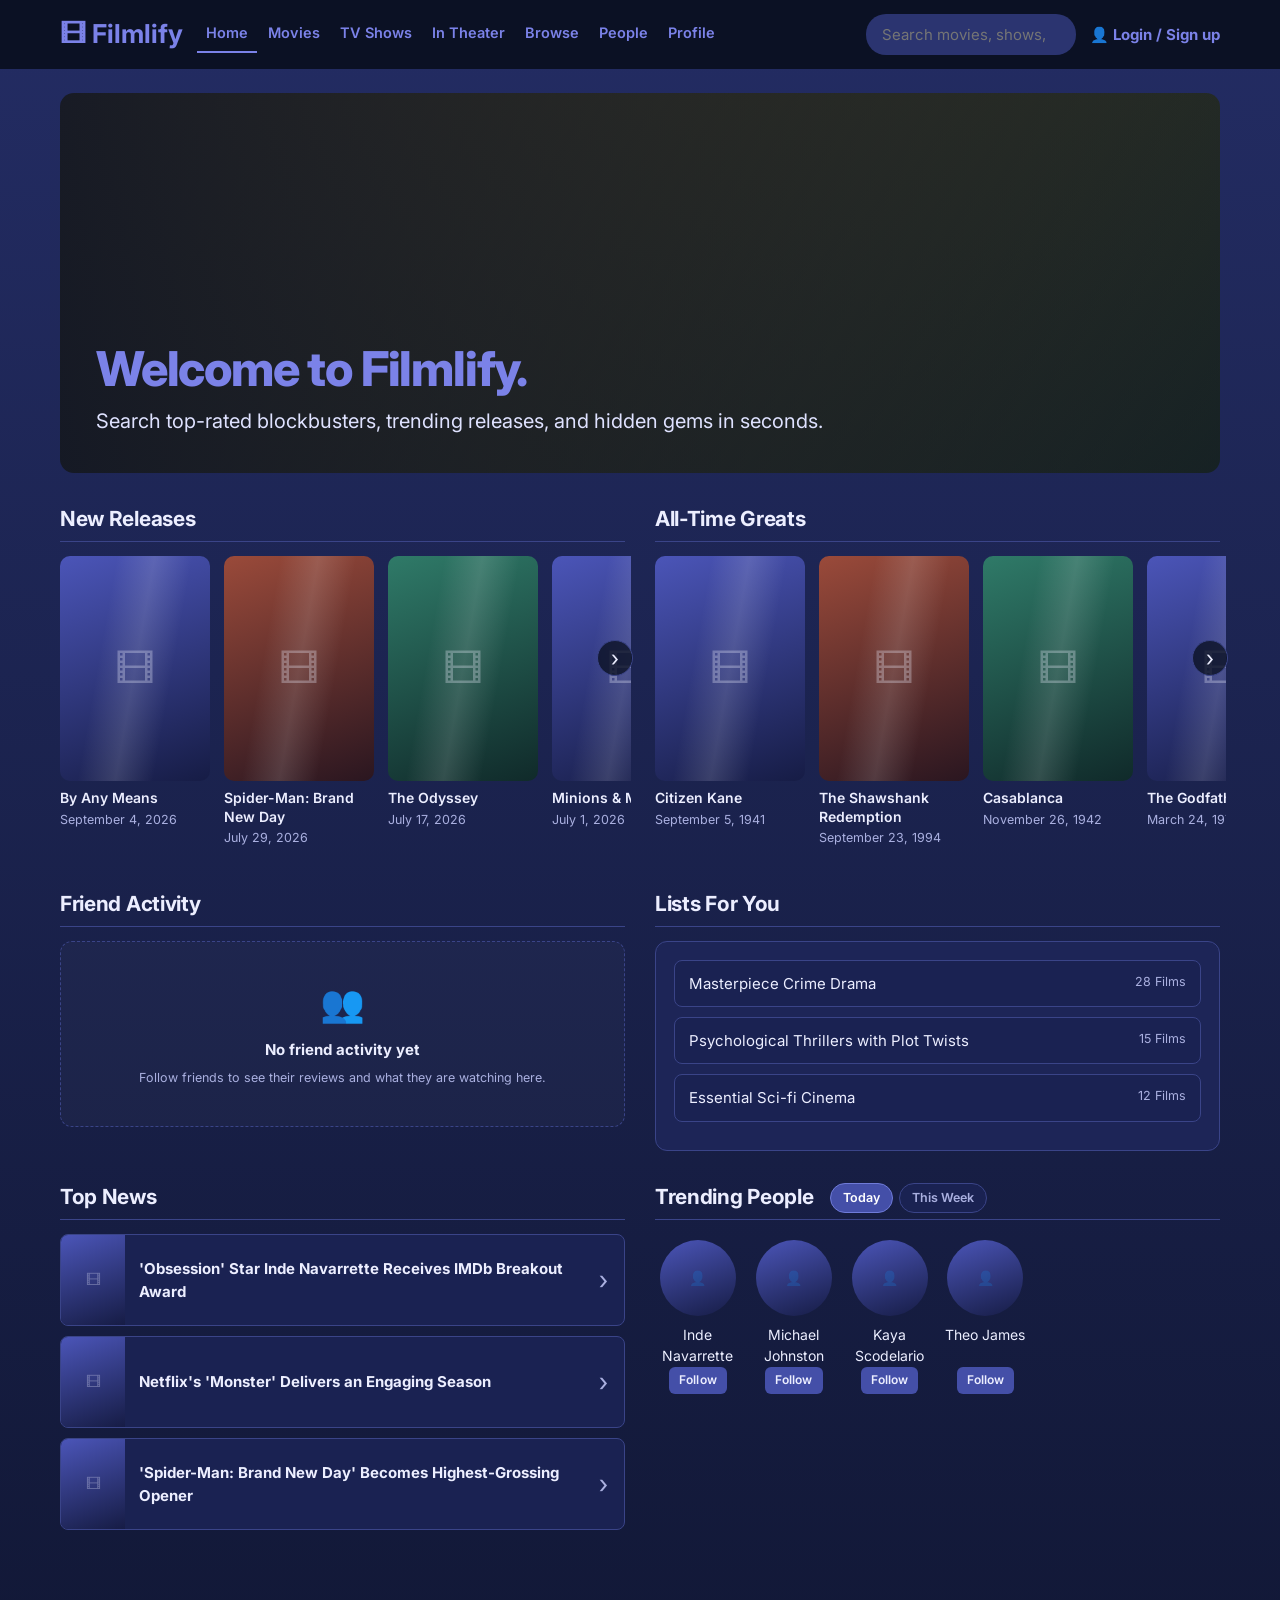
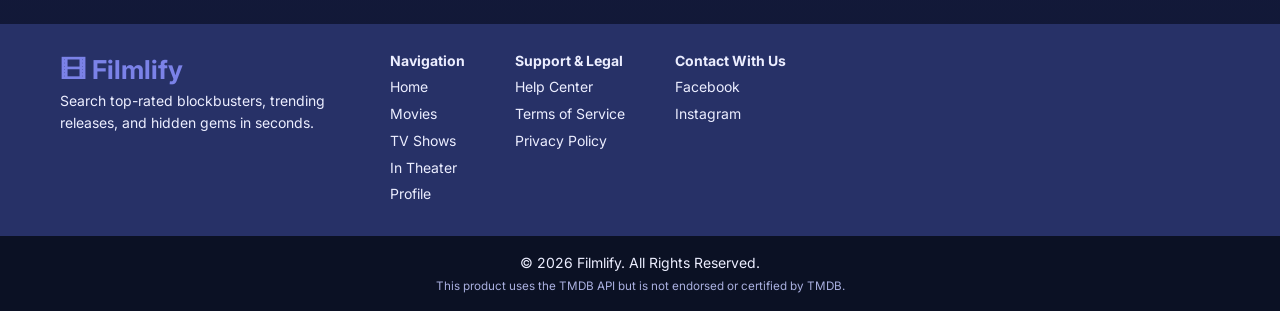
<file: index.html>
<!DOCTYPE html>
<html lang="en">
<head>
<meta charset="UTF-8">
<meta name="viewport" content="width=device-width, initial-scale=1">
<title>Filmlify</title>

<!-- Inter font from Google Fonts (the site falls back to system fonts if offline) -->
<link rel="preconnect" href="https://fonts.googleapis.com">
<link rel="preconnect" href="https://fonts.gstatic.com" crossorigin>
<link href="https://fonts.googleapis.com/css2?family=Inter:wght@400;500;600;700;800&display=swap" rel="stylesheet">
<link rel="stylesheet" href="style.css">
</head>

<body>

<!-- ===================== HEADER (same on every page) ===================== -->
<header>
  <div class="nav">
    <a class="logo" href="#home">🎞 Filmlify</a>
    <button id="menuBtn" aria-label="Menu">☰</button>   <!-- phone menu button -->
    <nav id="mainNav">
      <a href="#home">Home</a>
      <a href="#movies">Movies</a>
      <a href="#tv">TV Shows</a>
      <a href="#theater">In Theater</a>
      <a href="#browse">Browse</a>
      <a href="#people">People</a>
      <a href="#profile">Profile</a>
    </nav>
    <div class="search-wrap">
      <input id="search" type="search" placeholder="Search movies, shows, actors..." autocomplete="off">
      <div id="suggestions"></div>   <!-- the drop-down list is filled by script.js -->
    </div>
    <span id="userArea"><a class="login-link" href="#login">👤 Login / Sign up</a></span>   <!-- script.js shows your name + Log out here after login -->
  </div>
</header>

<main>

<!-- TIP: every poster is a "card". To use a real poster picture, change
     <div class="poster"></div>  into
     <div class="poster" style="background-image:url('posters/name.jpg'); background-size:cover;"></div> -->

<!-- ===================== HOME PAGE ===================== -->
<div class="page" id="home">
  <div class="hero" data-title="The Shawshank Redemption">
    <h1 style="color:var(--accent)">Welcome to Filmlify.</h1>
    <p style="font-size:20px">Search top-rated blockbusters, trending releases, and hidden gems in seconds.</p>
  </div>

  <div class="two">
    <section class="block"><h2>New Releases</h2><div class="row" data-source="/movie/now_playing">
      <div class="card"><div class="poster"></div><b>By Any Means</b><small>September 4, 2026</small></div>
      <div class="card"><div class="poster"></div><b>Spider-Man: Brand New Day</b><small>July 29, 2026</small></div>
      <div class="card"><div class="poster"></div><b>The Odyssey</b><small>July 17, 2026</small></div>
      <div class="card"><div class="poster"></div><b>Minions &amp; Monsters</b><small>July 1, 2026</small></div>
    </div></section>
    <section class="block"><h2>All-Time Greats</h2><div class="row" data-source="/movie/top_rated?page=2">
      <div class="card"><div class="poster"></div><b>Citizen Kane</b><small>September 5, 1941</small></div>
      <div class="card"><div class="poster"></div><b>The Shawshank Redemption</b><small>September 23, 1994</small></div>
      <div class="card"><div class="poster"></div><b>Casablanca</b><small>November 26, 1942</small></div>
      <div class="card"><div class="poster"></div><b>The Godfather</b><small>March 24, 1972</small></div>
    </div></section>
  </div>

  <div class="two">
    <section class="block"><h2>Friend Activity</h2>
      <div class="empty" id="friendFeed">
        <div class="empty-icon">👥</div>
        <p><b>No friend activity yet</b></p>
        <p><small>Follow friends to see their reviews and what they are watching here.</small></p>
      </div>
    </section>
    <section class="block"><h2>Lists For You</h2><div class="box">
      <div class="item list-link clickable" data-list="crime" role="button" tabindex="0" title="See the films"><span>Masterpiece Crime Drama</span><small>28 Films</small></div>
      <div class="item list-link clickable" data-list="thriller" role="button" tabindex="0" title="See the films"><span>Psychological Thrillers with Plot Twists</span><small>15 Films</small></div>
      <div class="item list-link clickable" data-list="scifi" role="button" tabindex="0" title="See the films"><span>Essential Sci-fi Cinema</span><small>12 Films</small></div>
    </div></section>
  </div>

  <div class="two">
    <section class="block"><h2>Top News</h2>
      <!-- Each news picture comes from TMDB: data-title = a movie/show poster, data-person = a person's photo -->
      <div class="item with-pic clickable news-item" role="button" tabindex="0" data-kind="person" data-subject="Inde Navarrette" data-source="Filmlify News"><div class="pic tall" data-person="Inde Navarrette"></div><b>'Obsession' Star Inde Navarrette Receives IMDb Breakout Award</b></div>
      <div class="item with-pic clickable news-item" role="button" tabindex="0" data-kind="tv" data-subject="Monster: The Lizzie Borden Story" data-source="Filmlify News"><div class="pic tall" data-title="Monster: The Lizzie Borden Story"></div><b>Netflix's 'Monster' Delivers an Engaging Season</b></div>
      <div class="item with-pic clickable news-item" role="button" tabindex="0" data-kind="movie" data-subject="Spider-Man: Brand New Day" data-source="Filmlify News"><div class="pic tall" data-title="Spider-Man: Brand New Day"></div><b>'Spider-Man: Brand New Day' Becomes Highest-Grossing Opener</b></div>
    </section>
    <section class="block"><h2>Trending People <span class="tabs" id="peopleTabs"><button type="button" class="tab on" data-range="day">Today</button><button type="button" class="tab" data-range="week">This Week</button></span></h2><div class="row people" id="peopleRow">
      <!-- These are shown until TMDB sends the real trending people -->
      <div class="person"><div class="pic round"></div>Inde Navarrette<br><button class="btn small follow-btn" data-name="Inde Navarrette">Follow</button></div>
      <div class="person"><div class="pic round"></div>Michael Johnston<br><button class="btn small follow-btn" data-name="Michael Johnston">Follow</button></div>
      <div class="person"><div class="pic round"></div>Kaya Scodelario<br><button class="btn small follow-btn" data-name="Kaya Scodelario">Follow</button></div>
      <div class="person"><div class="pic round"></div>Theo James<br><button class="btn small follow-btn" data-name="Theo James">Follow</button></div>
    </div></section>
  </div>
</div>

<!-- ===================== MOVIES PAGE ===================== -->
<div class="page" id="movies">
  <div class="two">
    <section class="block"><h2>Trending Now</h2>
      <div class="hero" data-title="The Odyssey">
        <h1>The Odyssey</h1>
        <p>A new epic arrives on Filmlify.</p>
        <p>R • Epic, Adventure • 2h 52m • 2026</p>
        <p>After the Trojan War, Odysseus faces a dangerous voyage back to Ithaca.</p>
        <div><button class="btn add">Add to List</button> <button class="btn outline">More Info</button></div>
      </div>
    </section>
    <section class="block"><h2>Recommended For You</h2><div class="row" data-source="/trending/movie/week">
      <div class="card"><div class="poster"></div><b>Interstellar</b><small>★ 8.7 • 2014</small></div>
      <div class="card"><div class="poster"></div><b>Good Will Hunting</b><small>★ 8.4 • 1997</small></div>
      <div class="card"><div class="poster"></div><b>The Prestige</b><small>★ 8.5 • 2006</small></div>
      <div class="card"><div class="poster"></div><b>The Green Mile</b><small>★ 8.6 • 1999</small></div>
    </div></section>
  </div>

  <div class="two">
    <section class="block"><h2>Popular Movies</h2><div class="row" data-source="/movie/popular">
      <div class="card"><div class="poster"></div><b>Parasite</b><small>★ 8.5 • 2019</small></div>
      <div class="card"><div class="poster"></div><b>La La Land</b><small>★ 8.0 • 2016</small></div>
      <div class="card"><div class="poster"></div><b>Forrest Gump</b><small>★ 8.8 • 1994</small></div>
      <div class="card"><div class="poster"></div><b>The Notebook</b><small>★ 7.8 • 2004</small></div>
    </div></section>
    <section class="block"><h2>Top Rated</h2><div class="row" data-source="/movie/top_rated">
      <div class="card"><div class="poster"></div><b>The Shawshank Redemption</b><small>★ 9.3 • 1994</small></div>
      <div class="card"><div class="poster"></div><b>The Godfather</b><small>★ 9.2 • 1972</small></div>
      <div class="card"><div class="poster"></div><b>The Dark Knight</b><small>★ 9.1 • 2008</small></div>
      <div class="card"><div class="poster"></div><b>The Godfather Part II</b><small>★ 9.0 • 1974</small></div>
    </div></section>
  </div>

  <div class="two">
    <section class="block"><h2>Upcoming Releases</h2><div class="row" data-source="/movie/upcoming">
      <div class="card"><div class="poster"></div><b>Digger</b><small>October 2, 2026</small></div>
      <div class="card"><div class="poster"></div><b>Dune: Part Three</b><small>December 18, 2026</small></div>
      <div class="card"><div class="poster"></div><b>Avengers: Doomsday</b><small>December 18, 2026</small></div>
      <div class="card"><div class="poster"></div><b>Jumanji: Open World</b><small>December 25, 2026</small></div>
    </div></section>
    <section class="block"><h2>Film Spotlight</h2><div class="box spotlight" data-title="Oppenheimer">
      <div class="spot-row">
        <div class="pic big" data-title="Oppenheimer"></div>
        <div>
          <h3>Oppenheimer</h3><p>Directed by Christopher Nolan</p><p class="star">★ 8.2</p><br>
          <button class="btn add">Add to List</button>
        </div>
      </div>
    </div></section>
  </div>

  <div class="two">
    <section class="block"><h2>Popular Directors</h2><div class="box">
      <div class="item with-pic clickable" data-director="Denis Villeneuve" role="button" tabindex="0" title="See Denis Villeneuve's films"><div class="pic tall" data-person="Denis Villeneuve"></div><p><b>Denis Villeneuve</b><br><small>Prisoners, Dune, Arrival</small></p><button class="btn small follow-btn" data-name="Denis Villeneuve">Follow</button></div>
      <div class="item with-pic clickable" data-director="Christopher Nolan" role="button" tabindex="0" title="See Christopher Nolan's films"><div class="pic tall" data-person="Christopher Nolan"></div><p><b>Christopher Nolan</b><br><small>Oppenheimer, Inception, Dark Knight</small></p><button class="btn small follow-btn" data-name="Christopher Nolan">Follow</button></div>
      <div class="item with-pic clickable" data-director="Stanley Kubrick" role="button" tabindex="0" title="See Stanley Kubrick's films"><div class="pic tall" data-person="Stanley Kubrick"></div><p><b>Stanley Kubrick</b><br><small>2001: A Space Odyssey, The Shining</small></p><button class="btn small follow-btn" data-name="Stanley Kubrick">Follow</button></div>
    </div></section>
    <section class="block"><h2>Featured Movie Lists</h2><div class="box">
      <div class="item clickable" data-flist="thrillers" role="button" tabindex="0"><span>Dark Thrillers &amp; Mystery Masterpiece</span><small>27 Films</small></div>
      <div class="item clickable" data-flist="mcu" role="button" tabindex="0"><span>Complete MCU Infinity Saga</span><small>23 Films</small></div>
      <div class="item clickable" data-flist="noir" role="button" tabindex="0"><span>Neo-Noir Cinema Essential</span><small>30 Films</small></div>
    </div></section>
  </div>
</div>

<!-- ===================== TV SHOWS PAGE ===================== -->
<div class="page" id="tv">
  <section class="block"><h2>Top 10 TV Shows</h2>
    <div class="hero top10" id="top10">
      <div class="t10-bg" id="t10BgA"></div><div class="t10-bg" id="t10BgB"></div>
      <div class="top10-text" id="t10Text">
        <h1 id="t10Title">Loading Top 10...</h1>
        <p id="t10By"></p>
        <p id="t10Meta"></p>
        <p id="t10Story"></p>
        <div><button class="btn" id="t10Add">Add to List</button> <button class="btn outline" id="t10More">More Info</button></div>
      </div>
      <button class="t10-arrow prev" id="t10Prev" aria-label="Previous show">‹</button>
      <button class="t10-arrow next" id="t10Next" aria-label="Next show">›</button>
      <div class="t10-dots" id="t10Dots"></div>
    </div>
  </section>

  <div class="two">
    <section class="block"><h2>Popular Anime Series</h2><div class="row" data-source="/discover/tv?with_genres=16&amp;with_origin_country=JP&amp;sort_by=popularity.desc">
      <div class="card"><div class="poster"></div><b>One Piece</b><small>★ 9.0 • 1999-Present</small></div>
      <div class="card"><div class="poster"></div><b>Attack on Titan</b><small>★ 9.1 • 2013-2023</small></div>
      <div class="card"><div class="poster"></div><b>Naruto</b><small>★ 8.4 • 2002-2007</small></div>
      <div class="card"><div class="poster"></div><b>Fullmetal Alchemist: Brotherhood</b><small>★ 9.1 • 2009-2010</small></div>
      <div class="card"><div class="poster"></div><b>Bleach</b><small>★ 8.3 • 2004-2012</small></div>
    </div></section>
    <section class="block"><h2>New Episodes This Week</h2>
      <!-- Filled from TMDB: this week's trending shows and their newest episode. The rows below show only if TMDB is unreachable. -->
      <div id="episodeList">
      <div class="item"><span><b>The Last of Us</b><br><small>S2 E4 • Day One</small></span><small>📅 Sun</small></div>
      <div class="item"><span><b>House of the Dragon</b><br><small>S2 E3 • The Burning Mill</small></span><small>📅 Mon</small></div>
      <div class="item"><span><b>The Boys</b><br><small>S4 E6 • Dirty Business</small></span><small>📅 Fri</small></div>
      <div class="item"><span><b>Rick and Morty</b><br><small>S7 E2 • The Jerrick Trap</small></span><small>📅 Sat</small></div>
      </div>
    </section>
  </div>

  <section class="block"><h2>Trending TV Shows</h2><div class="row" data-source="/trending/tv/week">
    <div class="card"><div class="poster"></div><b>The Pitt</b><small>★ 8.9 • 2025 • Season 2</small></div>
    <div class="card"><div class="poster"></div><b>Pluribus</b><small>★ 8.0 • 2025 • Season 1</small></div>
    <div class="card"><div class="poster"></div><b>A Knight of the Seven Kingdoms</b><small>★ 8.6 • 2026 • Season 1</small></div>
    <div class="card"><div class="poster"></div><b>Severance</b><small>★ 8.6 • 2022 • Season 2</small></div>
    <div class="card"><div class="poster"></div><b>The Bear</b><small>★ 8.5 • 2022 • Season 5</small></div>
    <div class="card"><div class="poster"></div><b>Breaking Bad</b><small>★ 9.5 • 2013 • Season 5</small></div>
    <div class="card"><div class="poster"></div><b>Better Call Saul</b><small>★ 9.0 • 2022 • Season 6</small></div>
    <div class="card"><div class="poster"></div><b>Chernobyl</b><small>★ 9.3 • 2019 • Season 1</small></div>
  </div></section>

  <section class="block"><h2>Explore TV Shows Genre</h2>
  <!-- Each icon is an inline SVG drawing, so no image files are needed --><div class="genres">
    <div tabindex="0" role="button"><svg viewBox="0 0 24 24" aria-hidden="true"><path d="M3 4h10v7a5 5 0 0 1-10 0z"/><path d="M6 8v.01M10 8v.01"/><path d="M6 12.5c1 1 3 1 4 0"/><path d="M13 9h8v6a4 4 0 0 1-8 0z"/><path d="M15.5 12v.01M18.5 12v.01"/><path d="M15.5 16c1-1 2-1 3 0"/></svg>Drama</div>
    <div tabindex="0" role="button"><svg viewBox="0 0 24 24" aria-hidden="true"><path d="M12 2c3 2 5 6 5 10l-2 3H9l-2-3c0-4 2-8 5-10z"/><circle cx="12" cy="9" r="1.5"/><path d="M7 14l-3 3 3 1M17 14l3 3-3 1M10 18l2 4 2-4"/></svg>Sci-Fi</div>
    <div tabindex="0" role="button"><svg viewBox="0 0 24 24" aria-hidden="true"><path d="M12 3a8 8 0 0 0-8 8c0 3 1.5 4.5 3 5.5V20h10v-3.5c1.5-1 3-2.5 3-5.5a8 8 0 0 0-8-8z"/><circle cx="9" cy="11" r="1.5"/><circle cx="15" cy="11" r="1.5"/><path d="M10 20v-2.5M14 20v-2.5M12 14v1"/></svg>Crime</div>
    <div tabindex="0" role="button"><svg viewBox="0 0 24 24" aria-hidden="true"><path d="M4 20L16 8"/><path d="M14 6l4 4"/><path d="M19 3v4M17 5h4M6 4v3M4.5 5.5h3M20 15v3M18.5 16.5h3"/></svg>Animation</div>
    <div tabindex="0" role="button"><svg viewBox="0 0 24 24" aria-hidden="true"><path d="M2 12s4-7 10-7 10 7 10 7-4 7-10 7S2 12 2 12z"/><circle cx="12" cy="12" r="3"/></svg>Thriller</div>
    <div tabindex="0" role="button"><svg viewBox="0 0 24 24" aria-hidden="true"><circle cx="12" cy="12" r="9"/><path d="M8 14c1 2 3 3 4 3s3-1 4-3"/><path d="M9 9.5v.01M15 9.5v.01"/></svg>Comedy</div>
    <div tabindex="0" role="button"><svg viewBox="0 0 24 24" aria-hidden="true"><circle cx="10.5" cy="10.5" r="6.5"/><path d="M15.5 15.5L21 21"/></svg>Mystery</div>
    <div tabindex="0" role="button"><svg viewBox="0 0 24 24" aria-hidden="true"><rect x="2" y="6" width="14" height="12" rx="2"/><path d="M16 10l6-3v10l-6-3z"/></svg>Documentary</div>
  </div></section>

  <!-- Shows appear here when a genre card above is clicked -->
  <section class="block" id="genreResults" hidden>
    <h2 id="genreTitle">TV Shows</h2>
    <div class="row" id="genreRow"></div>
  </section>

  <section class="block"><h2>Filmlify Community Top Lists</h2><div class="three">
    <div class="box tv-list" data-tvlist="finales" role="button" tabindex="0"><small>Essential Drama ♥ 14.2k</small><h3>Shows with Perfect Series Finales</h3><small>by @wembaby • 12 Shows</small></div>
    <div class="box tv-list" data-tvlist="mystery" role="button" tabindex="0"><small>Suspense ♥ 9.8k</small><h3>Mind-Bending Mystery &amp; Thrillers</h3><small>by @tyresehaliburnout • 15 Shows</small></div>
    <div class="box tv-list" data-tvlist="scifi" role="button" tabindex="0"><small>Futuristic ♥ 4.8k</small><h3>Best Sci-Fi Worldbuilding</h3><small>by @lebwrongsend • 19 Shows</small></div>
    <div class="box tv-list" data-tvlist="crime" role="button" tabindex="0"><small>Masterpieces ♥ 3.2k</small><h3>Dark &amp; Gritty Crime Sagas</h3><small>by @kyrieyearning • 20 Shows</small></div>
    <div class="box tv-list" data-tvlist="animated" role="button" tabindex="0"><small>Anime &amp; Animation ♥ 16.6k</small><h3>Top-Tier Animated Sagas</h3><small>by @oganobatayo • 18 Shows</small></div>
    <div class="box tv-list" data-tvlist="miniseries" role="button" tabindex="0"><small>Limited Series ♥ 11.2k</small><h3>Peak TV Miniseries Masterpieces</h3><small>by @austinrebound • 10 Shows</small></div>
  </div></section>
</div>

<!-- ===================== IN THEATER PAGE ===================== -->
<div class="page" id="theater">
  <div class="two">
    <div>
      <div class="hero" data-title="Spider-Man: Brand New Day"><h1 style="color:var(--accent)">Book Tickets. Enjoy the Show.</h1>
        <p>Discover the latest movie, check showtimes, and book your tickets in just a few clicks.</p></div>
      <section class="block"><h2>Now Showing</h2><div class="row" data-source="/movie/now_playing">
        <div class="card"><div class="poster"></div><b>Spider-Man: Brand New Day</b><small>Action • ★ 8.0</small></div>
        <div class="card"><div class="poster"></div><b>The Odyssey</b><small>Action • ★ 8.5</small></div>
        <div class="card"><div class="poster"></div><b>Insidious: Out of the Further</b><small>Horror • ★ 6.2</small></div>
        <div class="card"><div class="poster"></div><b>Practical Magic 2</b><small>Romance • ★ 6.4</small></div>
      </div></section>
      <section class="block"><h2>Coming Soon</h2><div class="row" data-source="/movie/upcoming">
        <div class="card"><div class="poster"></div><b>Digger</b><small>October 2, 2026</small></div>
        <div class="card"><div class="poster"></div><b>Dune: Part Three</b><small>December 18, 2026</small></div>
        <div class="card"><div class="poster"></div><b>Jumanji: Open World</b><small>December 25, 2026</small></div>
      </div></section>
    </div>

    <div class="box" id="bookPanel">
      <div class="empty" id="bookEmpty">Select a movie from Now Showing to start booking.</div>
      <div id="bookBody" hidden>
      <div class="book-movie">
        <div class="book-poster" id="bookPoster"></div>
        <div class="book-info">
          <h2 id="bookTitle"></h2>
          <p id="bookGenres"></p>
          <p id="bookRating"></p>
          <p id="bookOverview"></p>
        </div>
      </div>
      <label for="cinema">Select Cinema</label>
      <select id="cinema"><option>Filmlify - Rang-ayan Branch</option><option>Filmlify - Gerona Branch</option><option>Filmlify - Pura Branch</option><option>Filmlify - Anton Branch</option></select>
      <label for="date">Select Date</label>
      <input type="date" id="date">
      <label>Select Time</label>
      <div class="times" id="times">
        <button>10:00 AM</button><button>1:00 PM</button><button class="chosen">4:00 PM</button><button>7:00 PM</button>
      </div>
      <div class="seat-section">
        <div class="seat-legend">
          <h3>Select Seats</h3>
          <p><i class="swatch free"></i> Available</p>
          <p><i class="swatch mine"></i> Selected</p>
          <p><i class="swatch gone"></i> Taken</p>
          <p><i class="swatch wheel">♿</i> Wheelchair Space</p>
        </div>
        <div class="seat-map">
          <div class="screen">SCREEN</div>
          <div id="seats"></div>  <!-- rows, letters and numbers are made by script.js -->
        </div>
      </div>
      <div class="box summary">
        <h3>Booking Summary</h3>
        <p><span>Movie</span><span id="sumMovie"></span></p>
        <p><span>Cinema</span><span id="sumCinema"></span></p>
        <p><span>Date &amp; Time</span><span id="sumTime"></span></p>
        <p><span>Seats</span><span id="sumSeats"></span></p>
        <p><b>Total</b><b id="sumTotal"></b></p>
        <button class="btn wide" id="payBtn">Proceed to Payment</button>
      </div>
      </div><!-- end of bookBody: only shown after a movie is chosen -->
    </div>
  </div>
</div>

<!-- ===================== PROFILE PAGE ===================== -->
<!-- EDIT YOUR INFORMATION IN THIS SECTION -->
<div class="page" id="profile">
  <div class="box profile-top">
    <div class="avatar" id="pAvatar">V</div>
    <div>
      <h1 id="pName">Victor Wenbamamahalin</h1>                 <!-- your name -->
      <p><small id="pBio">@wembaby • Film Enthusiast &amp; Reviewer</small></p>
      <button class="btn small" id="editProfile">Edit Profile</button>
      <button class="btn small" id="shareProfile">Share Profile</button>   <!-- your handle and bio -->
    </div>
    <div class="stats">                              <!-- these numbers count up by themselves (see script.js) -->
      <div><b id="statFollowers">0</b>Followers</div><div><b id="statFollowing">0</b>Following</div><div><b id="statWatched">0</b>Watched</div>
      <div><b id="statReviews">0</b>Reviews</div><div><b id="statWatchlist">0</b>Watchlist</div>
    </div>
  </div>

  <div class="two">
    <div>
      <section class="block"><h2>Favorite Films</h2>
        <p><small>Tap + to search for a film, or open any film and press "Add to Favorites" (up to 5).</small></p>
        <div class="row" id="favFilms"></div>   <!-- your own favorites appear here -->
      </section>
      <section class="block"><h2>Favorite TV Shows</h2>
        <p><small>Tap + to search for a show, or open any show and press "Add to Favorites" (up to 5).</small></p>
        <div class="row" id="favShows"></div>   <!-- your own favorites appear here -->
      </section>
      <section class="block"><h2>Recent Reviews</h2>
        <div id="reviewList"></div>   <!-- your reviews appear here -->
      </section>
    </div>
    <div>
      <section class="block"><h2>Favorite Genre</h2><div class="box" id="genreBars"></div>   <!-- filled from the genres of movies you review -->
      </section>
      <section class="block"><h2>Custom Lists</h2><div class="box">
        <div id="customLists"></div>
        <input type="text" id="newListName" placeholder="New list name...">
        <button class="btn wide" id="createList">Create List</button>
      </div>
      </section>
    </div>
  </div>
  <!-- Dedicated sections: saved movies and watched movies -->
  <section class="block"><h2>Watchlist <small id="wlCount"></small> <button class="btn small" id="addWatchTitle">+ Add title</button></h2>
    <div class="row" id="watchlistRow"></div>
  </section>
  <section class="block"><h2>Watched <small id="wdCount"></small></h2>
    <div class="row" id="watchedRow"></div>
  </section>
  <section class="block"><h2>My Bookings <small id="bkCount"></small></h2>
    <div id="myBookings"></div>
  </section>
</div>

<!-- ===================== PEOPLE PAGE (find and follow other users) ===================== -->
<div class="page" id="people">
  <section class="block"><h2>Find People</h2>
    <p id="peopleNote"><small>Search for other Filmlify users by username and follow them.</small></p>
    <input type="text" id="peopleSearch" placeholder="Search by username...">
    <div id="peopleResults" style="margin-top:12px"></div>
  </section>
  <div class="two">
    <section class="block"><h2>Following</h2><div id="followingList"></div></section>
    <section class="block"><h2>Followers</h2><div id="followersList"></div></section>
  </div>
</div>
<!-- ===================== OTHER USER'S PROFILE ===================== -->
<div class="page" id="user">
  <section class="block">
    <button class="btn small outline" id="backToPeople">← Back to People</button>
  </section>

  <div class="box profile-top">
    <div class="avatar" id="uAvatar">?</div>
    <div>
      <h1 id="uName">Loading…</h1>
      <p><small id="uHandle"></small></p>
      <p><small id="uBio"></small></p>
      <div id="uFollowBox" style="margin-top: 10px;"></div>
    </div>
    <div class="stats">
      <div><b id="uFollowers">0</b>Followers</div>
      <div><b id="uFollowing">0</b>Following</div>
      <div><b id="uFavorites">0</b>Favorites</div>
      <div><b id="uReviews">0</b>Reviews</div>
    </div>
  </div>

  <div class="two">
    <section class="block"><h2>Favorite Films</h2>
      <div class="row" id="uFavFilms"></div>
    </section>
    <section class="block"><h2>Favorite TV Shows</h2>
      <div class="row" id="uFavShows"></div>
    </section>
  </div>

  <section class="block"><h2>Recent Reviews</h2>
    <div id="uReviewList"></div>
  </section>
</div>

<!-- ===================== BROWSE PAGE (filters) ===================== -->
<div class="page" id="browse">
  <section class="block"><h2>Browse</h2>
    <div class="filters">
      <select id="fType"><option value="movie">Movies</option><option value="tv">TV Shows</option></select>
      <select id="fGenre"></select>
      <select id="fYear"></select>
      <select id="fRating"><option value="">Any rating</option><option value="9">9+ ★</option><option value="8">8+ ★</option><option value="7">7+ ★</option><option value="6">6+ ★</option></select>
      <select id="fSort"><option value="popularity.desc">Most popular</option><option value="vote_average.desc">Highest rated</option><option value="primary_release_date.desc">Newest</option></select>
    </div>
    <div class="row wrap" id="browseGrid"></div>
    <p style="text-align:center; margin-top:16px"><button class="btn" id="loadMore">Load more</button></p>
  </section>
</div>

<!-- ===================== HELP CENTER ===================== -->
<div class="page" id="help">
  <div class="hero help-hero">
    <h1 style="color:var(--accent)">Help Center</h1>
    <p style="font-size:20px">Quick answers about accounts, reviews, lists and tickets.</p>
    <input type="search" id="helpSearch" placeholder="Search help topics..." autocomplete="off">
  </div>
  <div class="help-topics" id="helpTopics">
    <a href="#help" data-jump="Getting started">🎬<b>Getting started</b></a>
    <a href="#help" data-jump="Reviews, lists and favorites">⭐<b>Reviews &amp; lists</b></a>
    <a href="#help" data-jump="Following people">👥<b>Following</b></a>
    <a href="#help" data-jump="Booking tickets">🎟<b>Booking</b></a>
    <a href="#help" data-jump="Privacy and data">🔒<b>Privacy</b></a>
  </div>
  <div class="help-body" id="helpBody">
    <div class="faq-group"><h3>🎬 Getting started</h3>
      <details class="faq"><summary>Do I need an account?</summary><p>You can browse movies, TV shows and trailers without one. An account is needed to review, like, follow people, keep a watchlist or lists, and book tickets.</p></details>
      <details class="faq"><summary>How do I sign up or log in?</summary><p>Click <b>Login / Sign up</b> at the top right. To sign up, choose a username, enter your email and a password of at least 6 characters. If email confirmation is on, check your inbox first, then sign in.</p></details>
      <details class="faq"><summary>I forgot my password. What can I do?</summary><p>Password reset is not available yet. If you cannot sign in, double-check the email you used and try again, or create a new account.</p></details>
    </div>
    <div class="faq-group"><h3>⭐ Reviews, lists and favorites</h3>
      <details class="faq"><summary>How do I rate and review a movie?</summary><p>Click any poster to open it, pick 1 to 5 stars, optionally write a few words, then press <b>Done</b>. Reviewing also marks the title as watched.</p></details>
      <details class="faq"><summary>How do I use the Watchlist and Watched lists?</summary><p>Hover a poster and tap <b>+</b> for Watchlist or <b>✓</b> for Watched, or use the buttons inside the movie pop-up. Everything shows on your Profile.</p></details>
      <details class="faq"><summary>How do favorites work?</summary><p>Open a film or show and press <b>Add to Favorites</b>. You can keep up to 5 favorite films and 5 favorite shows.</p></details>
      <details class="faq"><summary>Can I make my own lists?</summary><p>Yes. On your Profile, type a name under <b>Custom Lists</b> and press Create List, then add titles from the movie pop-up.</p></details>
    </div>
    <div class="faq-group"><h3>👥 Following people</h3>
      <details class="faq"><summary>How do I find and follow friends?</summary><p>Open <b>People</b> in the menu and search by username. Click Follow, and their reviews will appear under Friend Activity on the Home page.</p></details>
      <details class="faq"><summary>Can I see someone else's profile?</summary><p>Yes. Click a person's name in any list to see their favorites and recent reviews.</p></details>
    </div>
    <div class="faq-group"><h3>🎟 Booking tickets</h3>
      <details class="faq"><summary>How do I book tickets?</summary><p>Go to <b>In Theater</b>, press Book Now under a movie, choose the cinema, date, time and seats, then press Proceed to Payment.</p></details>
      <details class="faq"><summary>Is the payment real?</summary><p>No. Payment is a demo: no real money is charged and no card or phone details are saved.</p></details>
      <details class="faq"><summary>Can I cancel a booking?</summary><p>Yes. Open your Profile, find the booking under <b>My Bookings</b> and press Cancel booking. Bookings cannot be cancelled once the showtime has started.</p></details>
      <details class="faq"><summary>Why can't I pick some seats?</summary><p>Dark seats are already taken for that showtime. Choose a different seat, time or date.</p></details>
    </div>
    <div class="faq-group"><h3>🔒 Privacy and data</h3>
      <details class="faq"><summary>Where does movie information come from?</summary><p>All movie and TV data comes from TMDB. Filmlify is not endorsed or certified by TMDB.</p></details>
      <details class="faq"><summary>What do you store about me?</summary><p>Your account, reviews, lists and bookings. See the <a href="#privacy" style="color:var(--accent)">Privacy Policy</a> for details.</p></details>
    </div>
  </div>
  <div class="empty" id="helpEmpty" hidden>No help topics match your search.</div>
</div>

<!-- ===================== TERMS AND PRIVACY (draft text: have it reviewed before launch) ===================== -->
<div class="page" id="terms">
  <section class="block"><h2>Terms of Service</h2><div class="box">
    <p>Filmlify is a personal, non-commercial project. By using it you agree to use it lawfully and respectfully.</p><br>
    <p>Reviews you write are your own opinions. Do not post hateful, illegal or misleading content.</p><br>
    <p>Movie and TV information comes from TMDB. This product uses the TMDB API but is not endorsed or certified by TMDB.</p>
  </div></section>
</div>

<div class="page" id="privacy">
  <section class="block"><h2>Privacy Policy</h2><div class="box">
    <p>Right now your reviews, watchlist, lists and profile are saved only in your own browser. They are not sent to any server.</p><br>
    <p>When you search or browse, your requests go to TMDB to fetch movie information.</p><br>
    <p>If accounts are added later, this page will explain what is collected and why.</p>
  </div></section>
</div>

<!-- ===================== LOGIN PAGE ===================== -->
<div class="page" id="login">
  <div class="login">
    <div class="brand">
      <div class="brand-posters" id="brandPosters"></div>   <!-- movie posters, filled by script.js -->
      <h1>🎞 Filmlify</h1>
      <p style="font-size:20px; margin:8px 0 24px">Movies • TV Shows • Rating • Database</p>
      <h2 style="border:0">Discover. Rate. Keep Track.</h2>
      <p>Your all-in-one platform for movies and TV shows. Explore detailed information, read real ratings, and build your own watchlist.</p>
    </div>
    <div>
      <p style="text-align:right; margin-bottom:10px"><span id="switchText">Don't have an account?</span> <a href="#login" id="switchLink" style="color:var(--accent)">Sign Up</a></p>
      <form class="box" id="loginForm" novalidate>
        <h1 id="formTitle">Welcome to Filmlify</h1>
        <p>Sign in to continue to Filmlify</p>
        <p><small>You can browse freely. An account is needed to review, like, follow or keep lists.</small></p>
        <div id="emailBox" style="display:none">
          <label for="email">Email</label>
          <input type="email" id="email" placeholder="Enter your email">
          <div class="error" id="emailError"></div>
        </div>
        <label for="loginIdentifier" id="identLabel">Email or Username</label>
        <input type="text" id="loginIdentifier" placeholder="Enter your email or username">
        <div class="error" id="userError"></div>
        <label for="pass">Password</label>
        <input type="password" id="pass" placeholder="Enter your password" autocomplete="current-password">
        <div class="error" id="passError"></div>
        <label><input type="checkbox" id="showPass"> Show password</label>
        <button type="submit" class="btn wide" id="submitBtn">Sign In</button>
        <p style="text-align:center; margin:14px 0">OR</p>
        <button type="button" class="btn outline wide" id="googleBtn" style="margin:0">Continue with Google</button>
      </form>
    </div>
  </div>
</div>

</main>

<!-- ===================== FOOTER (same on every page) ===================== -->
<footer>
  <div class="footer-inner">
    <div><div class="logo">🎞 Filmlify</div><p style="max-width:280px">Search top-rated blockbusters, trending releases, and hidden gems in seconds.</p></div>
    <div><b>Navigation</b><a href="#home">Home</a><a href="#movies">Movies</a><a href="#tv">TV Shows</a><a href="#theater">In Theater</a><a href="#profile">Profile</a></div>
    <div><b>Support &amp; Legal</b><a href="#help">Help Center</a><a href="#terms">Terms of Service</a><a href="#privacy">Privacy Policy</a></div>
    <div><b>Contact With Us</b>
      <!-- EDIT YOUR CONTACT LINKS HERE -->
      <a href="https://www.facebook.com/brian.manzano.906/" target="_blank" rel="noopener">Facebook</a>
      <a href="https://www.instagram.com/mxyzp.tlk528/?hl=en" target="_blank" rel="noopener">Instagram</a>
    </div>
  </div>
  <div class="copyright">© 2026 Filmlify. All Rights Reserved.<br><small>This product uses the TMDB API but is not endorsed or certified by TMDB.</small></div>
</footer>

<!-- ===================== MOVIE POP-UP (opens when you click a poster) ===================== -->
<div class="modal" id="modal">
  <div class="modal-box">
    <button class="close" id="closeModal" aria-label="Close">✕</button>
    <div class="modal-top">
      <div class="modal-poster" id="mPoster"></div>
      <div>
        <h2 id="mTitle"></h2>
        <p><small id="mMeta"></small></p>
        <p id="mOverview" style="margin:10px 0 14px"></p>
        <button class="btn" id="mWatchlist">+ Add to Watchlist</button>
        <button class="btn outline" id="mWatched">Mark as Watched</button>
        <button class="btn outline" id="mFavorite">♡ Add to Favorites</button>
        <div class="list-add"><select id="mListSelect"></select> <button class="btn small" id="mListAdd">Add to my list</button></div>
        <div id="mExtra"></div>   <!-- runtime, cast, where to watch, trailer -->
      </div>
    </div>

    <h3>More like this</h3>
    <div class="row" id="mSimilar"></div>

    <h3>Rate and review</h3>
    <div id="stars">
      <button class="star-btn" data-value="1">★</button><button class="star-btn" data-value="2">★</button><button class="star-btn" data-value="3">★</button><button class="star-btn" data-value="4">★</button><button class="star-btn" data-value="5">★</button>
    </div>
    <textarea id="reviewText" placeholder="What did you think? (optional)"></textarea>
    <div class="error" id="reviewError"></div>
    <button class="btn" id="postReview">Done</button>

    <h3>Reviews</h3>
    <div id="mReviews"></div>
  </div>
</div>

<!-- ===================== NEWS STORY POP-UP ===================== -->
<div class="modal" id="newsModal"><div class="modal-box news-box">
  <span class="news-tag" id="newsTag">Top story</span>
  <h2 id="newsTitle"></h2>
  <p class="news-meta" id="newsMeta"></p>
  <div class="news-about" id="newsAbout">
    <div class="news-pic" id="newsPic"></div>
    <div class="news-about-text">
      <small id="newsAboutLabel"></small>
      <h3 id="newsAboutTitle"></h3>
      <p class="news-facts" id="newsFacts"></p>
      <p id="newsAboutText"></p>
    </div>
  </div>
  <div class="news-actions">
    <button class="btn" id="newsOpen" type="button">See details</button>
    <button class="btn outline" id="newsShare" type="button">Share headline</button>
  </div>
  <h3 class="news-more-title">More headlines</h3>
  <div id="newsMore"></div>
  <button class="btn outline wide" id="newsClose" type="button">Close</button>
</div></div>

<!-- ===================== LIST POP-UP (Home lists and TV community lists) ===================== -->
<div class="modal" id="listModal"><div class="modal-box">
  <h2 id="listTitle"></h2>
  <div class="row wrap" id="listGrid"></div>
  <button class="btn outline wide" id="listClose" type="button">Close</button>
</div></div>

<!-- ===================== DIRECTOR / FEATURED LIST POP-UP ===================== -->
<div class="modal" id="featModal"><div class="modal-box">
  <div class="feat-head">
    <div class="feat-photo" id="featPhoto" hidden></div>
    <div><h2 id="featTitle"></h2><p id="featSub"></p></div>
  </div>
  <div class="row wrap" id="featGrid"></div>
  <button class="btn outline wide" id="featClose" type="button">Close</button>
</div></div>

<!-- ===================== EDIT PROFILE POP-UP ===================== -->
<div class="modal" id="editProfileModal"><div class="modal-box">
  <h2>Edit Profile</h2>
  <div class="ep-photo">
    <div class="avatar" id="epAvatar"></div>
    <div>
      <button class="btn" id="epPick" type="button">Change photo</button>
      <button class="btn outline" id="epRemove" type="button">Remove photo</button>
      <br><small>JPG or PNG. It is cropped to a square.</small>
      <input type="file" id="epFile" accept="image/*" hidden>
    </div>
  </div>
  <label for="epName">Full name</label>
  <input type="text" id="epName" maxlength="60" autocomplete="name">
  <label for="epUser">Username</label>
  <input type="text" id="epUser" maxlength="30" autocomplete="off">
  <label for="epBio">Bio</label>
  <input type="text" id="epBio" maxlength="60" placeholder="Film Enthusiast" autocomplete="off">
  <div class="error" id="epError"></div>
  <button class="btn wide" id="epSave" type="button">Save changes</button>
  <button class="btn outline wide" id="epCancel" type="button">Cancel</button>
</div></div>

<!-- ===================== CUSTOM LIST POP-UP ===================== -->
<div class="modal" id="clModal"><div class="modal-box">
  <h2 id="clTitle"></h2>
  <div class="row wrap" id="clGrid"></div>
  <button class="btn wide" id="clAdd" type="button">+ Add movie or TV show</button>
  <button class="btn outline wide" id="clClose" type="button">Close</button>
</div></div>

<!-- ===================== TITLE PICKER POP-UP (search and choose a movie or show) ===================== -->
<div class="modal" id="pickModal"><div class="modal-box">
  <h2 id="pickTitle">Add a title</h2>
  <input type="search" id="pickInput" placeholder="Search movies or TV shows..." autocomplete="off">
  <div id="pickResults"></div>
  <button class="btn outline wide" id="pickCancel" type="button">Cancel</button>
</div></div>

<!-- ===================== FOLLOWERS / FOLLOWING POP-UP ===================== -->
<div class="modal" id="statsModal"><div class="modal-box">
  <h2 id="statsTitle"></h2>
  <div id="statsBody"></div>
  <button class="btn outline wide" id="statsClose" type="button">Close</button>
</div></div>

<!-- ===================== EDIT REVIEW POP-UP ===================== -->
<div class="modal" id="editReviewModal"><div class="modal-box">
  <h2>Edit review</h2><p id="erTitle"></p>
  <label>Your rating</label>
  <div id="erStars" role="radiogroup" aria-label="Rating"></div><small id="erStarsText"></small>
  <label for="erText">Your review <small>(optional)</small></label>
  <textarea id="erText" maxlength="1000" placeholder="What did you think?"></textarea>
  <div class="error" id="erError"></div>
  <button class="btn wide" id="erSave" type="button">Save changes</button>
  <button class="btn outline wide" id="erCancel" type="button">Cancel</button>
</div></div>

<!-- ===================== PAYMENT POP-UP ===================== -->
<div class="modal" id="payModal"><div class="modal-box">
  <div id="payStep1">
    <h2>Payment</h2>
    <div class="pay-receipt" id="paySummary"></div>

    <label class="pay-label">Payment method</label>
    <div class="pay-methods" id="payMethods" role="radiogroup" aria-label="Payment method">
      <button type="button" class="pay-method on" data-method="GCash" role="radio" aria-checked="true"><b>GCash</b><small>E-wallet</small></button>
      <button type="button" class="pay-method" data-method="Maya" role="radio" aria-checked="false"><b>Maya</b><small>E-wallet</small></button>
      <button type="button" class="pay-method" data-method="Card" role="radio" aria-checked="false"><b>Card</b><small>Credit / Debit</small></button>
    </div>
    <select id="payMethod" hidden><option value="GCash">GCash</option><option value="Maya">Maya</option><option value="Card">Credit / Debit card</option></select>

    <div id="walletBox"><label class="pay-label" id="walletLabel" for="payMobile">GCash mobile number</label><input id="payMobile" type="tel" placeholder="09XXXXXXXXX" maxlength="11" inputmode="numeric" autocomplete="tel"></div>
    <div id="cardBox" style="display:none">
      <label class="pay-label" for="cardName">Name on card</label><input id="cardName" type="text" placeholder="Juan Dela Cruz" autocomplete="cc-name">
      <label class="pay-label" for="cardNum">Card number</label><input id="cardNum" type="text" placeholder="4242 4242 4242 4242" maxlength="19" inputmode="numeric" autocomplete="cc-number">
      <div class="pay-two">
        <div><label class="pay-label" for="cardExp">Expiry (MM/YY)</label><input id="cardExp" type="text" placeholder="MM/YY" maxlength="5" inputmode="numeric" autocomplete="cc-exp"></div>
        <div><label class="pay-label" for="cardCvv">CVV</label><input id="cardCvv" maxlength="4" inputmode="numeric" type="password" placeholder="•••" autocomplete="cc-csc"></div>
      </div>
    </div>
    <p class="pay-note">Demo payment: no real money is charged and no card details are saved.</p>
    <div class="error" id="payError"></div>
    <button class="btn wide" id="confirmPay">Pay now</button>
    <button class="btn outline wide" id="cancelPay" type="button">Cancel</button>
  </div>
  <div id="payStep2" style="display:none">
    <h2>Booking confirmed ✓</h2>
    <div class="box summary" id="ticketBox"></div>
    <button class="btn wide" id="closeTicket">Done</button>
  </div>
</div></div>

<div id="message"></div>

<script src="script.js"></script>
</body>
</html>
</file>
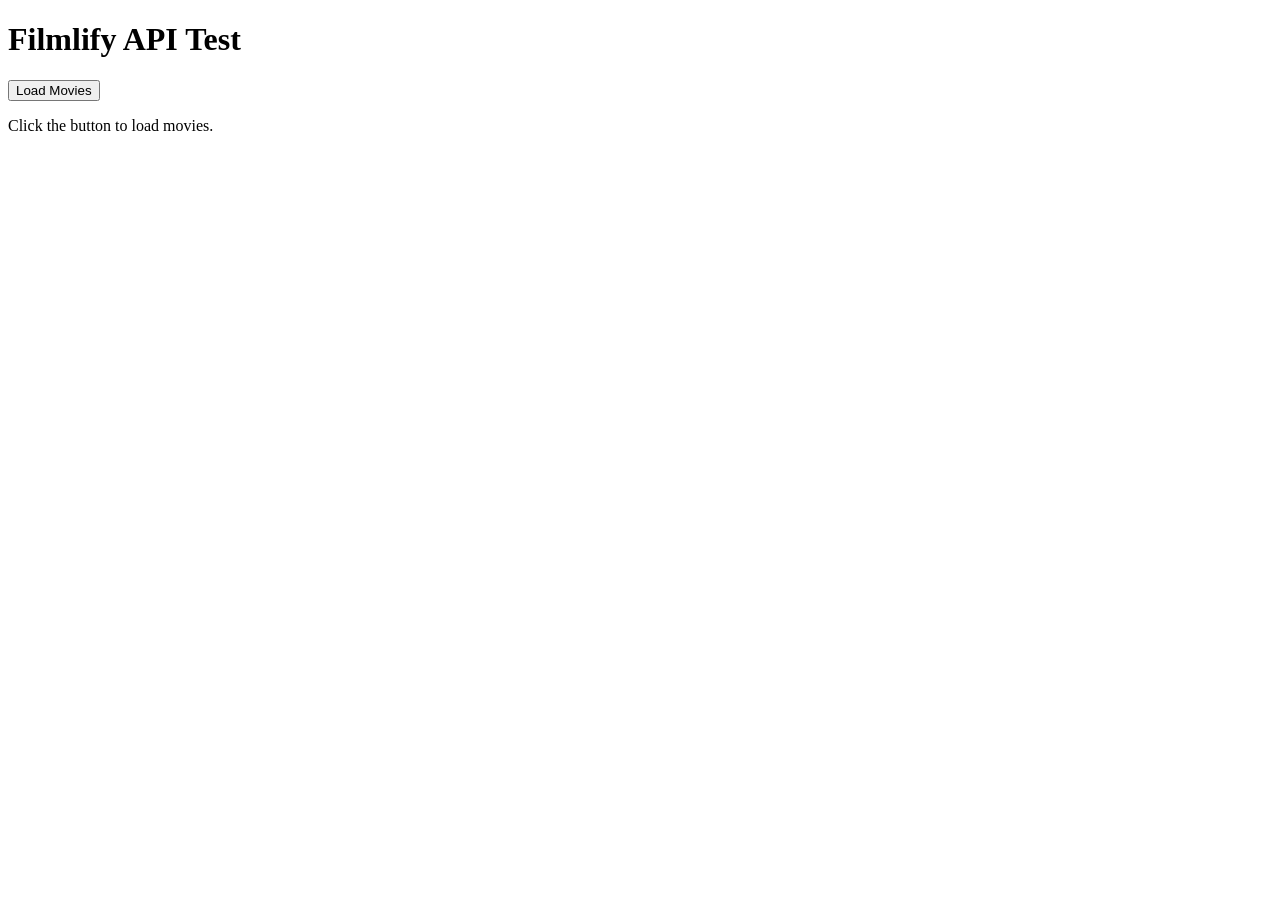
<file: api.html>
<!DOCTYPE html>
<html lang="en">
<head>
    <meta charset="UTF-8">
    <meta name="viewport" content="width=device-width, initial-scale=1.0">
    <title>Filmlify API Test</title>
</head>
<body>
    <h1>Filmlify API Test</h1>

    <button id="loadMovies">Load Movies</button>

    <p id="message">Click the button to load movies.</p>
    <ul id="movieList"></ul>

    <script>
        const API_KEY = "9bac28ec4c4699d299b9cc8039e654f7";

        const button = document.getElementById("loadMovies");
        const message = document.getElementById("message");
        const movieList = document.getElementById("movieList");

        // Turns an error number from TMDB into a message you can understand
        function explain(status) {
            if (status === 401) { return "TMDB rejected the API key (401). Check that it is copied correctly."; }
            if (status === 404) { return "TMDB could not find that address (404)."; }
            if (status === 429) { return "Too many requests (429). Wait a moment and try again."; }
            return "TMDB returned error " + status + ".";
        }

        button.addEventListener("click", async function () {
            message.textContent = "Loading movies...";
            movieList.replaceChildren();

            try {
                const response = await fetch(
                    "https://api.themoviedb.org/3/trending/movie/day?api_key=" + API_KEY
                );

                if (!response.ok) {
                    throw new Error(explain(response.status));
                }

                const data = await response.json();

                if (!data.results || data.results.length === 0) {
                    throw new Error("TMDB answered, but the list of movies was empty.");
                }

                data.results.slice(0, 10).forEach(function (movie) {
                    const item = document.createElement("li");

                    // show the poster when TMDB has one
                    if (movie.poster_path) {
                        const img = document.createElement("img");
                        img.src = "https://image.tmdb.org/t/p/w154" + movie.poster_path;
                        img.alt = movie.title + " poster";
                        item.appendChild(img);
                        item.appendChild(document.createTextNode(" "));
                    }

                    item.appendChild(document.createTextNode(
                        movie.title + " | Rating: " + movie.vote_average.toFixed(1)
                    ));
                    movieList.appendChild(item);
                });

                message.textContent = "Success! Movies loaded from TMDB.";
            } catch (error) {
                // "Failed to fetch" means no internet, a blocker/firewall, or a wrong address
                if (error.message === "Failed to fetch") {
                    message.textContent = "Could not reach TMDB. Check your internet connection or ad blocker.";
                } else {
                    message.textContent = "Something went wrong: " + error.message;
                }
                console.error(error);
            }
        });
    </script>
</body>
</html>
</file>
<file: style.css>
/* ===== COLORS (change them here) ===== */
:root {
    --dark: #0b1124;
    --bg: #1a2150;
    --panel: #1d2557;
    --line: #3a4488;
    --accent: #7b82e8;
    --text: #eceeff;
    --muted: #aab0e0;
}

/* ===== GENERAL ===== */
* {
    box-sizing: border-box;
    margin: 0;
    padding: 0;
}

body {
    font-family: Arial, sans-serif;
    background: linear-gradient(#232c63,#0f1530);
    color: var(--text);
}

a {
    color: inherit;
    text-decoration: none;
}

button, input, select {
    font: inherit;
    color: inherit;
}

h2 {
    font-size: 24px;
    margin-bottom: 14px;
    padding-bottom: 6px;
    border-bottom: 1px solid var(--line);
}

section.block {
    margin-bottom: 30px;
}

small {
    color: var(--muted);
}

/* ===== HEADER ===== */
header {
    background: var(--dark);
    position: sticky;
    top: 0;
    z-index: 10;
}

.nav {
    max-width: 1200px;
    margin: auto;
    padding: 14px 20px;
    display: flex;
    align-items: center;
    gap: 18px;
    flex-wrap: wrap;
}

.logo {
    font-size: 26px;
    font-weight: bold;
    color: var(--accent);
}

nav {
    display: flex;
    gap: 8px;
    flex: 1;
}

nav a {
    padding: 6px 10px;
    font-weight: bold;
    color: var(--accent);
    border-bottom: 2px solid transparent;
}

nav a.active {
    border-bottom-color: var(--accent);
}

#search {
    background: #2b3470;
    border: 0;
    border-radius: 20px;
    padding: 9px 16px;
    width: 250px;
}

.login-link {
    font-weight: bold;
    color: var(--accent);
}

/* ===== PAGES (only one is visible at a time) ===== */
main {
    max-width: 1200px;
    margin: auto;
    padding: 24px 20px;
    min-height: 70vh;
}

.page {
    display: none;
}

.page.active {
    display: block;
}

.two {
    display: grid;
    grid-template-columns: 1fr 1fr;
    gap: 30px;
}

/* ===== POSTER CARDS ===== */
.row {
    display: flex;
    gap: 14px;
    overflow-x: auto;
    padding-bottom: 6px;
}

.card {
    width: 150px;
    flex: none;
    font-size: 14px;
}

.card b {
    display: block;
    margin-top: 8px;
}

.poster {
    aspect-ratio: 2 / 3;   /* same shape as a real movie poster */
    border-radius: 10px;
    display: grid;
    place-items: center;
    font-size: 40px;
    background: linear-gradient(160deg,#4b55b8,#161c45);
}

.poster::before {
    content: "🎞";
    opacity: 0.3;
}

.card:nth-child(3n+2) .poster:not(.has-image) {
    background: linear-gradient(160deg,#9a4a3a,#2a1620);
}

.card:nth-child(3n+3) .poster:not(.has-image) {
    background: linear-gradient(160deg,#2f7a68,#102a2a);
}

/* ===== BOXES, BUTTONS, BANNERS ===== */
.box {
    background: var(--panel);
    border: 1px solid var(--line);
    border-radius: 12px;
    padding: 18px;
}

.item {
    display: flex;
    justify-content: space-between;
    gap: 10px;
    background: #1a2252;
    border: 1px solid var(--line);
    border-radius: 8px;
    padding: 11px 14px;
    margin-bottom: 10px;
}

.btn {
    background: #444fa8;
    border: 0;
    border-radius: 6px;
    padding: 9px 16px;
    font-weight: bold;
    cursor: pointer;
}

.btn.outline {
    background: none;
    border: 1px solid var(--text);
}

.hero {
    border-radius: 14px;
    min-height: 380px;
    max-height: 520px;
    padding: 36px;
    display: flex;
    flex-direction: column;
    justify-content: flex-end;
    gap: 10px;
    background: linear-gradient(90deg,#0b1124dd,#0b112455),linear-gradient(135deg,#6b5b2a,#1c2a24);
    margin-bottom: 30px;
}
.hero h1 {
    font-size: 46px;
}

.star {
    color: #f5c518;
}

.genres {
    display: grid;
    grid-template-columns: repeat(4,1fr);
    gap: 16px;
}

.genres div {
    padding: 32px 10px;
    text-align: center;
    font-size: 22px;
    font-weight: bold;
    border-radius: 8px;
    background: #3d3a94;
}

.genres div:nth-child(3n) {
    background: #5c2030;
}

.genres div:nth-child(3n+2) {
    background: #2a7f7a;
}

.three {
    display: grid;
    grid-template-columns: repeat(3,1fr);
    gap: 16px;
}

.people {
    display: flex;
    gap: 16px;
    text-align: center;
    font-size: 14px;
    overflow-x: auto;
}

.circle {
    width: 80px;
    height: 80px;
    border-radius: 50%;
    background: linear-gradient(135deg,#5a63c8,#222a60);
    margin: 0 auto 6px;
}

/* ===== LOGIN PAGE ===== */
.login {
    display: grid;
    grid-template-columns: 1fr 1fr;
    gap: 40px;
    align-items: center;
}

.brand {
    min-height: 420px;
    padding: 34px;
    border-radius: 14px;
    display: flex;
    flex-direction: column;
    justify-content: center;
    background: linear-gradient(135deg,#0f1530,#3a4488);
}

.brand h1 {
    font-size: 46px;
    color: var(--accent);
}

label {
    display: block;
    margin: 14px 0 6px;
}

input[type=text], input[type=password], input[type=email], input[type=date], select {
    width: 100%;
    padding: 11px;
    background: #1a2252;
    border: 1px solid var(--line);
    border-radius: 6px;
}

.error {
    color: #ff8a96;
    font-size: 14px;
    min-height: 16px;
}

.wide {
    width: 100%;
    margin-top: 14px;
    padding: 12px;
}

/* ===== THEATER PAGE ===== */
.times {
    display: flex;
    gap: 8px;
    flex-wrap: wrap;
}

.times button {
    flex: 1;
    padding: 9px;
    background: #1a2252;
    border: 1px solid var(--line);
    border-radius: 6px;
    cursor: pointer;
}

.times button.chosen {
    background: #444fa8;
}

#seats {
    display: grid;
    grid-template-columns: repeat(15,1fr);
    gap: 5px;
    max-width: 500px;
    margin: 12px auto;
}

.seat {
    aspect-ratio: 1;
    border: 0;
    border-radius: 4px;
    background: #6f84d8;
    cursor: pointer;
}

.seat.taken {
    background: #2a336e;
    cursor: not-allowed;
}

.seat.selected {
    background: #e5283c;
}

.summary p {
    display: flex;
    justify-content: space-between;
    margin: 6px 0;
}

/* ===== PROFILE PAGE ===== */
.profile-top {
    display: flex;
    align-items: center;
    gap: 24px;
    flex-wrap: wrap;
    margin-bottom: 26px;
}

.avatar {
    width: 120px;
    height: 120px;
    border-radius: 50%;
    border: 4px solid #4a54b5;
    background: #3a4488;
    display: grid;
    place-items: center;
    font-size: 48px;
    font-weight: bold;
}

.stats {
    display: flex;
    gap: 28px;
    margin-left: auto;
    text-align: center;
    flex-wrap: wrap;
}

.stats b {
    display: block;
    font-size: 26px;
}

.bar {
    height: 6px;
    background: #2a336e;
    border-radius: 4px;
    margin: 4px 0 12px;
}

.bar i {
    display: block;
    height: 100%;
    background: var(--accent);
    border-radius: 4px;
}

/* ===== FOOTER ===== */
footer {
    background: #273167;
    margin-top: 30px;
}

.footer-inner {
    max-width: 1200px;
    margin: auto;
    padding: 26px 20px;
    display: flex;
    gap: 50px;
    flex-wrap: wrap;
    font-size: 14px;
}

.footer-inner a {
    display: block;
    margin: 5px 0;
}

.copyright {
    background: var(--dark);
    text-align: center;
    padding: 16px;
    font-size: 14px;
}

#message {
    position: fixed;
    bottom: 22px;
    left: 50%;
    transform: translateX(-50%);
    background: #444fa8;
    padding: 11px 18px;
    border-radius: 8px;
    display: none;
}

/* ===== MOBILE ===== */
@media (max-width:850px) {
    .two, .login, .three {
        grid-template-columns: 1fr;
    }

    .genres {
        grid-template-columns: 1fr 1fr;
    }

    #search {
        width: 100%;
    }

    nav {
        width: 100%;
        order: 3;
        overflow-x: auto;
        flex: none;
    }

    .stats {
        margin-left: 0;
    }
}


/* ===== REAL POSTERS FROM THE API ===== */
.poster.has-image {
    background-size: 100% 100%;   /* show the WHOLE poster, no cropping */
    background-position: center;
}

.poster.has-image::before {
    display: none;
}


/* ===== SLIDER ARROWS (the < > buttons on the poster rows) ===== */
.slider {
    position: relative;
}

.row {
    scrollbar-width: none;
}

.row::-webkit-scrollbar {
    display: none;
}

.arrow {
    position: absolute;
    top: 112px;
    transform: translateY(-50%);
    z-index: 2;
    width: 36px;
    height: 36px;
    border-radius: 50%;
    border: 1px solid var(--line);
    background: #0b1124cc;
    color: var(--text);
    font-size: 22px;
    line-height: 1;
    cursor: pointer;
}

.arrow:hover {
    background: #444fa8;
}

.arrow.left {
    left: -8px;
}

.arrow.right {
    right: -8px;
}

.arrow.hidden {
    display: none;
}


/* ===== LET GRID COLUMNS SHRINK (so long poster rows scroll instead of stretching the page) ===== */
.two > *, .three > * {
    min-width: 0;
}


/* ===== SEARCH DROP-DOWN LIST ===== */
.search-wrap {
    position: relative;
    width: 250px;
}

#search {
    width: 100%;
}

#suggestions {
    position: absolute;
    top: calc(100% + 6px);
    left: 0;
    min-width: 320px;
    background: var(--panel);
    border: 1px solid var(--line);
    border-radius: 10px;
    overflow: hidden;
    display: none;
    z-index: 30;
}

#suggestions.open {
    display: block;
}

.suggestion {
    display: flex;
    gap: 10px;
    align-items: center;
    padding: 8px 12px;
    cursor: pointer;
}

.suggestion:hover, .suggestion.active {
    background: #2b3470;
}

.thumb {
    width: 36px;
    height: 54px;
    flex: none;
    border-radius: 4px;
    background: #161c45 center / cover;
}

.no-result {
    padding: 12px;
    color: var(--muted);
}

/* ===== MOVIE POP-UP ===== */
.card {
    cursor: pointer;
}

.modal {
    position: fixed;
    inset: 0;
    background: #000000bb;
    display: none;
    align-items: center;
    justify-content: center;
    padding: 16px;
    z-index: 50;
}

.modal.open {
    display: flex;
}

.modal-box {
    position: relative;
    background: var(--panel);
    border: 1px solid var(--line);
    border-radius: 14px;
    max-width: 700px;
    width: 100%;
    max-height: 90vh;
    overflow-y: auto;
    padding: 22px;
}

.close {
    position: absolute;
    top: 10px;
    right: 14px;
    background: none;
    border: 0;
    font-size: 20px;
    cursor: pointer;
}

.modal-top {
    display: flex;
    gap: 18px;
    margin-bottom: 18px;
}

.modal-poster {
    width: 150px;
    height: 225px;
    flex: none;
    border-radius: 10px;
    background: linear-gradient(160deg,#4b55b8,#161c45) center / cover;
}

.modal-box h2 {
    border: 0;
    margin-bottom: 6px;
}

.modal-box h3 {
    margin: 16px 0 8px;
}

.star-btn {
    background: none;
    border: 0;
    font-size: 32px;
    color: #4a5090;
    cursor: pointer;
}

.star-btn.on {
    color: #f5c518;
}

textarea {
    width: 100%;
    min-height: 90px;
    padding: 11px;
    margin-top: 6px;
    font: inherit;
    color: inherit;
    background: #1a2252;
    border: 1px solid var(--line);
    border-radius: 6px;
    resize: vertical;
}

@media (max-width:850px) {
    .search-wrap {
        width: 100%;
    }

    #suggestions {
        min-width: 0;
        right: 0;
    }

    .modal-top {
        flex-direction: column;
        align-items: center;
    }
}


/* ===== IMAGE ICONS (news, people, spotlight, directors, reviews) ===== */
.pic {
    width: 56px;
    height: 56px;
    flex: none;
    border-radius: 8px;
    display: grid;
    place-items: center;
    background: linear-gradient(160deg,#4b55b8,#161c45) center / cover;
}

.pic::before {
    content: "🎞";
    opacity: 0.3;
}

.pic.round {
    border-radius: 50%;
}

.pic.round::before {
    content: "👤";
}

.pic.has-image::before {
    display: none;
}

.pic.big {
    width: 120px;
    height: 180px;
    font-size: 30px;
}

.pic.big-round {
    width: 64px;
    height: 64px;
}

.pic.tall {
    width: 48px;
    height: 72px;
}

.with-pic {
    justify-content: flex-start;
    align-items: center;
    gap: 12px;
}

.with-pic > span {
    flex: 1;
}

.flex-row {
    display: flex;
    margin: 12px 0;
}

.spot-row {
    display: flex;
    gap: 18px;
}

.person {
    width: 90px;
    flex: none;
    text-align: center;
    font-size: 14px;
}

.person .pic {
    width: 80px;
    height: 80px;
    margin: 0 auto 6px;
}

.slider:has(.people) .arrow {
    top: 40px;
}

.empty {
    border: 1px dashed var(--line);
    border-radius: 12px;
    padding: 30px 16px;
    text-align: center;
}

.empty-icon {
    font-size: 36px;
    margin-bottom: 6px;
}


/* ===== PICTURE SHAPES, FOLLOW BUTTONS ===== */
.pic.round, .pic.tall {
    background-position: center top;
}

.btn.small {
    padding: 4px 10px;
    font-size: 12px;
    margin-top: 6px;
}

.flex-row .btn.small {
    margin: 0 0 0 auto;
}

.modal-top .btn {
    margin: 0 6px 6px 0;
}


/* ===== IMAGES FILL THE FULL HEIGHT OF THEIR BOX ===== */
.item.with-pic {
    padding: 0;
    gap: 14px;
    min-height: 90px;
    overflow: hidden;
    align-items: stretch;
}

.item.with-pic .pic {
    width: 64px;
    height: auto;
    min-height: 90px;
    align-self: stretch;
    border-radius: 0;
}

.with-pic > b, .with-pic > span, .with-pic > p {
    flex: 1;
    align-self: center;
    padding: 10px 14px 10px 0;
}

.item.with-pic .btn.small {
    align-self: center;
    margin: 0 14px 0 0;
}

.box.spotlight {
    padding: 0;
    overflow: hidden;
}

.spot-row {
    gap: 0;
    align-items: stretch;
}

.spot-row > div:last-child {
    padding: 18px;
}

.spotlight .pic.big {
    width: 150px;
    height: auto;
    min-height: 225px;
    border-radius: 0;
}

.modal-poster {
    height: auto;
    min-height: 225px;
}


/* ===== NEW EPISODES THIS WEEK ===== */
.item[data-key] {
    cursor: pointer;
}

.item[data-key]:hover {
    border-color: var(--accent);
}

.item.with-pic > .day {
    flex: none;
    align-self: center;
    padding: 0 14px 0 0;
    white-space: nowrap;
}


/* ===== GENRE ICONS ===== */
.genres svg {
    display: block;
    width: 44px;
    height: 44px;
    margin: 0 auto 8px;
    fill: none;
    stroke: currentColor;
    stroke-width: 1.8;
    stroke-linecap: round;
    stroke-linejoin: round;
    opacity: 0.85;
}

.genres div:hover {
    filter: brightness(1.15);
}


/* ===== CLICKABLE GENRE CARDS ===== */
.genres div {
    cursor: pointer;
}

.genres div.active {
    outline: 3px solid var(--accent);
    outline-offset: -3px;
}

#genreResults {
    scroll-margin-top: 90px;
}


/* ===== LOADING SHIMMER + HOVER QUICK ACTIONS ===== */
@keyframes shimmer {
    from { transform: translateX(-100%); }
    to { transform: translateX(100%); }
}

@keyframes fadein {
    from { opacity: 0; }
    to { opacity: 1; }
}

.poster {
    position: relative;
    overflow: hidden;
}

.poster:not(.has-image)::after {
    content: "";
    position: absolute;
    inset: 0;
    background: linear-gradient(100deg, transparent 30%, #ffffff22 50%, transparent 70%);
    animation: shimmer 1.4s infinite;
}

.poster.has-image {
    animation: fadein 0.4s;
}

.poster {
    transition: transform 0.15s;
}

.quick {
    position: absolute;
    left: 0;
    right: 0;
    bottom: 0;
    display: none;
    justify-content: center;
    gap: 6px;
    padding: 18px 8px 8px;
    background: linear-gradient(transparent, #000000cc);
}

.card:hover .quick {
    display: flex;
}

.quick button {
    width: 34px;
    height: 34px;
    border: 0;
    border-radius: 50%;
    background: #444fa8;
    color: white;
    cursor: pointer;
}

.quick button.liked {
    background: #e5283c;
}

/* ===== MOVIE POP-UP EXTRAS ===== */
#mExtra p {
    margin: 6px 0;
    font-size: 14px;
}

#mExtra a.btn {
    display: inline-block;
    margin-top: 6px;
}

.list-add {
    margin: 6px 0;
}

.list-add select {
    width: auto;
    padding: 6px;
}

/* ===== BROWSE PAGE ===== */
.filters {
    display: grid;
    grid-template-columns: repeat(5, 1fr);
    gap: 10px;
    margin-bottom: 18px;
}

/* ===== PHONE MENU BUTTON ===== */
#menuBtn {
    display: none;
    background: none;
    border: 0;
    font-size: 26px;
    cursor: pointer;
}

@media (max-width:850px) {
    #menuBtn {
        display: block;
        order: 2;
        margin-left: auto;
    }

    nav {
        display: none;
    }

    nav.open {
        display: flex;
        flex-direction: column;
    }

    .filters {
        grid-template-columns: 1fr 1fr;
    }
}


/* ===== LOGIN PAGE POSTER BACKGROUND ===== */
.brand {
    position: relative;
    overflow: hidden;
}

.brand-posters {
    position: absolute;
    inset: -10%;
    display: grid;
    grid-template-columns: repeat(4, 1fr);
    gap: 10px;
    align-content: start;
    transform: rotate(-8deg);
}

.brand-posters div {
    aspect-ratio: 2 / 3;
    border-radius: 8px;
    background: #161c45 center / cover;
}

.brand::after {
    content: "";
    position: absolute;
    inset: 0;
    background: linear-gradient(90deg, #0f1530ee, #1a2150aa);
}

.brand > *:not(.brand-posters) {
    position: relative;
    z-index: 1;
}

/* ===== EMPTY FAVORITE SLOTS ===== */
.slot {
    width: 150px;
    flex: none;
}

.slot-poster {
    aspect-ratio: 2 / 3;
    display: grid;
    place-items: center;
    border: 2px dashed var(--line);
    border-radius: 10px;
    font-size: 36px;
    color: var(--muted);
    cursor: pointer;
}

.slot-poster:hover {
    border-color: var(--accent);
    color: var(--text);
}


/* ===== NEATER ROWS AND CENTERED HOVER ICONS ===== */
.row {
    scroll-snap-type: x proximity;
}

.row > .card, .row > .person, .row > .slot {
    scroll-snap-align: start;
}

.quick button {
    display: grid;
    place-items: center;
    padding: 0;
}

.quick svg {
    width: 18px;
    height: 18px;
    fill: none;
    stroke: currentColor;
    stroke-width: 2.4;
    stroke-linecap: round;
    stroke-linejoin: round;
}

.quick button.liked svg {
    fill: currentColor;
}


/* ===== NAVIGATION: keep every link on one line ===== */
.nav {
    gap: 14px;
}

nav {
    align-items: center;
    gap: 2px;
}

nav a {
    white-space: nowrap;
    padding: 6px 9px;
}

#userArea, .login-link {
    white-space: nowrap;
}

@media (min-width:851px) {
    .search-wrap {
        flex: 0 1 210px;
        width: auto;
        min-width: 130px;
    }
}

/* On medium screens (under 1160px) the menu becomes the ☰ button, so nothing gets squeezed */
@media (max-width:1160px) {
    #menuBtn {
        display: block;
        order: 2;
        margin-left: auto;
    }

    nav {
        display: none;
        width: 100%;
        order: 4;
        flex: none;
    }

    nav.open {
        display: flex;
        flex-direction: column;
        align-items: stretch;
    }
}


/* =====================================================================
   DESIGN SYSTEM: typography, motion, states (added in the redesign)
   ===================================================================== */
:root {
    --font: "Inter", "Segoe UI", system-ui, -apple-system, Arial, sans-serif;
    --ease: cubic-bezier(0.2, 0.7, 0.2, 1);
    --shadow: 0 12px 30px #000000aa;
    --glow: 0 0 24px #7b82e855;
}

/* ----- Typography ----- */
body {
    font-family: var(--font);
    font-size: 15px;
    line-height: 1.55;
    -webkit-font-smoothing: antialiased;
}

button, input, select, textarea {
    font-family: inherit;
}

h1 {
    font-weight: 800;
    letter-spacing: -0.025em;
    line-height: 1.1;
}

h2 {
    font-size: 1.3rem;
    font-weight: 700;
    letter-spacing: -0.015em;
}

h3 {
    font-size: 1.05rem;
    font-weight: 650;
}

h2 small {
    font-size: 0.8rem;
    font-weight: 500;
}

.hero h1 {
    font-size: clamp(2rem, 5vw, 3rem);
    font-weight: 800;
}

.hero p {
    max-width: 60ch;
    color: #dfe2ff;
}

.card b {
    font-size: 14px;
    font-weight: 600;
    line-height: 1.3;
}

.card small, .item small {
    font-size: 12.5px;
}

nav a {
    font-size: 14.5px;
    font-weight: 600;
    transition: color 0.2s, border-color 0.2s;
}

nav a:hover {
    color: #c9ceff;
    border-bottom-color: #7b82e866;
}

.btn {
    font-size: 14px;
    font-weight: 600;
    letter-spacing: 0.01em;
}

label {
    font-size: 14px;
    font-weight: 500;
}

/* ----- Page and toast fade ----- */
@keyframes pageIn {
    from { opacity: 0; transform: translateY(8px); }
    to { opacity: 1; transform: none; }
}

@keyframes spin {
    to { transform: rotate(360deg); }
}

.page.active {
    animation: pageIn 0.35s var(--ease);
}

#message {
    display: block;
    opacity: 0;
    visibility: hidden;
    transform: translate(-50%, 10px);
    transition: opacity 0.25s, transform 0.25s, visibility 0.25s;
    z-index: 80;
}

#message.show {
    opacity: 1;
    visibility: visible;
    transform: translate(-50%, 0);
}

#message.error {
    background: #b3263a;
}

/* ----- Poster cards: zoom, lift, glow ----- */
.row {
    padding: 10px 6px 14px;
    margin: -10px -6px -4px;
    scroll-padding-left: 6px;
    scroll-behavior: smooth;
}

.card {
    transition: transform 0.25s var(--ease);
}

.card:hover {
    transform: translateY(-4px) scale(1.03);
    z-index: 3;
}

.card .poster {
    transition: box-shadow 0.25s, background-size 0.45s var(--ease), outline-color 0.25s;
}

.card:hover .poster {
    outline: none;
    box-shadow: var(--shadow), var(--glow);
}

.card:hover .poster.has-image {
    background-size: 108% 108%;
}

.quick {
    display: flex;
    opacity: 0;
    transform: translateY(6px);
    pointer-events: none;
    transition: opacity 0.2s, transform 0.2s;
}

.card:hover .quick, .card:focus-within .quick {
    opacity: 1;
    transform: none;
    pointer-events: auto;
}

.quick button {
    transition: transform 0.15s, background-color 0.15s;
}

.quick button:hover {
    transform: scale(1.12);
    background: #5a67e0;
}

.quick button:active {
    transform: scale(0.92);
}

/* ----- Buttons, inputs, stars ----- */
.btn {
    transition: transform 0.15s var(--ease), box-shadow 0.2s, background-color 0.2s, border-color 0.2s;
}

.btn:hover {
    transform: translateY(-1px);
    background-color: #5460c8;
    box-shadow: 0 6px 18px #444fa866;
}

.btn.outline:hover {
    background: #ffffff14;
    box-shadow: none;
}

.btn:active {
    transform: scale(0.97);
    box-shadow: none;
}

.btn.is-on {
    background: #2f8f6a;
}

.btn.outline.is-on {
    background: #2f8f6a33;
    border-color: #2f8f6a;
}

#search {
    transition: box-shadow 0.2s, background-color 0.2s;
}

#search:focus {
    outline: none;
    background: #323c80;
    box-shadow: 0 0 0 2px #7b82e8aa;
}

input:focus, select:focus, textarea:focus {
    outline: none;
    border-color: var(--accent);
    box-shadow: 0 0 0 2px #7b82e855;
}

.star-btn {
    transition: transform 0.15s, color 0.15s;
}

.star-btn:hover {
    transform: scale(1.2);
}

.star-btn:active {
    transform: scale(0.9);
}

.item {
    transition: border-color 0.2s, transform 0.2s;
}

.arrow {
    transition: background-color 0.2s, transform 0.15s;
}

.arrow:active {
    transform: translateY(-50%) scale(0.92);
}

.seat {
    transition: transform 0.12s, background-color 0.15s;
}

.seat:not(.taken):hover {
    transform: scale(1.2);
}

/* ----- Search drop-down and movie pop-up fade ----- */
#suggestions {
    display: block;
    opacity: 0;
    visibility: hidden;
    transform: translateY(-4px);
    transition: opacity 0.18s, transform 0.18s, visibility 0.18s;
}

#suggestions.open {
    opacity: 1;
    visibility: visible;
    transform: none;
}

.modal {
    display: flex;
    opacity: 0;
    visibility: hidden;
    transition: opacity 0.25s, visibility 0.25s;
}

.modal.open {
    opacity: 1;
    visibility: visible;
}

.modal-box {
    transform: translateY(18px) scale(0.98);
    transition: transform 0.3s var(--ease);
}

.modal.open .modal-box {
    transform: none;
}

/* ----- Loading and empty states ----- */
.spinner {
    width: 28px;
    height: 28px;
    margin: 18px auto;
    border: 3px solid #3a4488;
    border-top-color: var(--accent);
    border-radius: 50%;
    animation: spin 0.8s linear infinite;
}

.empty {
    padding: 34px 18px;
    background: #ffffff06;
}

.empty p {
    margin: 4px 0;
}

.empty .btn {
    display: inline-block;
    margin-top: 12px;
}

.empty-wide {
    width: 100%;
}

.remove-btn {
    width: 100%;
    margin-top: 6px;
}

/* ----- Phones and touch screens ----- */
@media (hover: none) {
    .quick {
        opacity: 1;
        transform: none;
        pointer-events: auto;
    }

    .quick button {
        width: 30px;
        height: 30px;
    }

    .card:hover {
        transform: none;
    }
}

@media (max-width:600px) {
    .hero {
        min-height: 220px;
        max-height: none;
        background-position: center 25% !important;
    }

    #seats {
        grid-template-columns: repeat(15, 30px);
        overflow-x: auto;
        justify-content: start;
        padding-bottom: 6px;
    }

    #menuBtn {
        padding: 8px 10px;
    }

    .modal {
        padding: 0;
        align-items: flex-end;
    }

    .modal-box {
        max-height: 92vh;
        border-radius: 16px 16px 0 0;
        transform: translateY(40px);
    }

    h2 {
        font-size: 1.15rem;
    }

    .hero {
        min-height: 220px;
        padding: 22px;
    }

    .stats b {
        font-size: 22px;
    }
}

/* ----- Respect people who turn animations off ----- */
@media (prefers-reduced-motion: reduce) {
    *, *::before, *::after {
        animation: none !important;
        transition: none !important;
        scroll-behavior: auto !important;
    }

    .card:hover {
        transform: none;
    }
}


/* =====================================================================
   THEATER: booking panel, seat map, payment pop-up, tickets
   ===================================================================== */
.book-movie {
    display: flex;
    gap: 16px;
    margin-bottom: 14px;
}

.book-poster {
    width: 120px;
    flex: none;
    aspect-ratio: 2 / 3;
    border-radius: 10px;
    background: linear-gradient(160deg, #4b55b8, #161c45) center / cover no-repeat;
}

.book-info {
    min-width: 0;
}

.book-info h2 {
    margin: 0 0 6px;
    border: 0;
}

.book-info p {
    margin: 4px 0;
    color: #c9cffc;
}

#bookOverview {
    font-size: 14px;
    line-height: 1.4;
}

#bookBody[hidden], #bookEmpty[hidden] {
    display: none;
}

#bookEmpty {
    margin: 0;
    padding: 36px 16px;
    text-align: center;
}

.times button:disabled {
    opacity: 0.4;
    cursor: not-allowed;
}

.seat-section {
    display: flex;
    flex-wrap: wrap;
    gap: 18px 24px;
    align-items: flex-start;
    margin-top: 14px;
}

.seat-legend {
    flex: 0 0 150px;
}

.seat-legend h3 {
    margin: 0 0 12px;
}

.seat-legend p {
    display: flex;
    align-items: center;
    gap: 10px;
    margin: 8px 0;
}

.swatch {
    width: 20px;
    height: 20px;
    border-radius: 4px;
    display: inline-grid;
    place-items: center;
    font-style: normal;
    font-size: 12px;
    flex: none;
}

.swatch.free, .swatch.wheel {
    background: #6f84d8;
    color: #fff;
}

.swatch.mine {
    background: #e5283c;
}

.swatch.gone {
    background: #2a336e;
}

.seat-map {
    flex: 1 1 340px;
    min-width: 0;
}

.screen {
    text-align: center;
    padding: 6px 0;
    margin: 0 0 14px;
    font-size: 13px;
    letter-spacing: 1px;
    background: #3a4488;
    color: #fff;
    border-radius: 40px 40px 0 0;
}

#seats {
    display: block;
    max-width: none;
    margin: 0;
}

.seat-row {
    display: grid;
    grid-template-columns: 22px repeat(15, minmax(0, 1fr));
    gap: 5px;
    margin-bottom: 5px;
    align-items: center;
}

.row-label {
    text-align: center;
    font-size: 13px;
    color: #c9cffc;
}

.seat.wheelchair {
    font-size: 11px;
    line-height: 1;
    padding: 0;
}

.summary p span:first-child {
    color: #aab3ec;
}

/* ----- Payment pop-up ----- */
#payModal {
    z-index: 70;
}

#payModal .modal-box {
    max-width: 520px;
}

#payModal h2 {
    margin: 0 0 14px;
    border: 0;
}

.pay-receipt {
    background: #141a40;
    border: 1px solid var(--line);
    border-radius: 12px;
    padding: 6px 16px;
    margin-bottom: 4px;
}

.pay-row {
    display: flex;
    justify-content: space-between;
    gap: 18px;
    padding: 9px 0;
    border-bottom: 1px solid #ffffff14;
    font-size: 15px;
}

.pay-row span {
    color: #aab3ec;
    flex: none;
}

.pay-row b {
    text-align: right;
    color: #fff;
    font-weight: 600;
    min-width: 0;
    overflow-wrap: anywhere;
}

.pay-row.pay-total {
    border-bottom: 0;
    padding: 12px 0 8px;
}

.pay-row.pay-total span {
    color: #fff;
    font-weight: 700;
    font-size: 16px;
}

.pay-row.pay-total b {
    font-size: 22px;
    color: #8f9bff;
}

#payModal .pay-label {
    display: block;
    margin: 16px 0 7px;
    font-size: 14px;
    color: #c9cffc;
}

.pay-methods {
    display: grid;
    grid-template-columns: repeat(3, 1fr);
    gap: 10px;
}

.pay-method {
    display: flex;
    flex-direction: column;
    align-items: center;
    gap: 2px;
    padding: 12px 8px;
    cursor: pointer;
    color: #fff;
    background: #1a2252;
    border: 1.5px solid var(--line);
    border-radius: 10px;
    transition: border-color 0.15s, background-color 0.15s, transform 0.15s;
}

.pay-method b {
    font-size: 16px;
}

.pay-method small {
    color: #aab3ec;
    font-size: 12px;
}

.pay-method:hover {
    border-color: #6f7bd8;
}

.pay-method:active {
    transform: scale(0.97);
}

.pay-method.on {
    border-color: #8f9bff;
    background: #27307a;
    box-shadow: 0 0 0 3px #4b55b855;
}

#payModal input {
    width: 100%;
    padding: 12px 14px;
    font-size: 16px;
    color: #fff;
    background: #0f1530;
    border: 1px solid #4b55b8;
    border-radius: 10px;
}

.pay-two {
    display: grid;
    grid-template-columns: 1fr 1fr;
    gap: 12px;
}

.pay-note {
    margin: 16px 0 0;
    font-size: 13px;
    color: #aab3ec;
    text-align: center;
}

#payModal .error {
    min-height: 20px;
    margin: 8px 0 0;
    text-align: center;
}

#payModal .btn.wide {
    margin-top: 10px;
    font-size: 16px;
}

.item.booking {
    align-items: center;
}

@media (max-width:600px) {
    .seat-map {
        overflow-x: auto;
        padding-bottom: 6px;
    }

    .seat-row {
        grid-template-columns: 22px repeat(15, 26px);
        min-width: max-content;
    }

    .seat-legend {
        flex: 1 1 100%;
        display: grid;
        grid-template-columns: 1fr 1fr;
        column-gap: 12px;
    }

    .seat-legend h3 {
        grid-column: 1 / -1;
        margin-bottom: 4px;
    }

    .pay-two {
        grid-template-columns: 1fr;
    }

    .pay-methods {
        gap: 8px;
    }

    .book-poster {
        width: 90px;
    }
}

/* Keep the top of the booking panel visible below the sticky menu after "Book Now" */
#bookPanel {
    scroll-margin-top: 84px;
}

@media (max-width:850px) {
    #bookPanel {
        scroll-margin-top: 214px;
    }
}


/* =====================================================================
   NEW FEATURES: clickable items, Top 10 slideshow, profile photo, list pop-ups
   ===================================================================== */
.item.clickable, .list-link, .box.tv-list {
    cursor: pointer;
}

.item.clickable:hover, .list-link:hover, .item.clickable:focus-visible {
    border-color: var(--accent);
    background: #222b66;
}

.box.tv-list {
    transition: background-color 0.2s, border-color 0.2s, transform 0.2s;
}

.box.tv-list:hover, .box.tv-list:focus-visible {
    background: #222b66;
    border-color: var(--accent);
    transform: translateY(-2px);
}

.list-link span {
    flex: 1;
}

/* ----- Top 10 TV slideshow (slow cross-fade) ----- */
.hero.top10 {
    position: relative;
    overflow: hidden;
    min-height: 360px;
    padding: 36px 76px 56px;
    background: #0f1530;
}

.t10-bg {
    position: absolute;
    inset: 0;
    background: center / cover no-repeat;
    opacity: 0;
    transition: opacity 1.6s ease;
}

.t10-bg.show {
    opacity: 1;
}

.hero.top10::before {
    content: "";
    position: absolute;
    inset: 0;
    z-index: 1;
    background: linear-gradient(90deg, #0b1124f2 10%, #0b112455);
}

.top10-text {
    position: relative;
    z-index: 2;
    max-width: 780px;
    display: flex;
    flex-direction: column;
    gap: 10px;
    animation: t10in 1.1s var(--ease);
}

@keyframes t10in {
    from { opacity: 0; transform: translateY(10px); }
    to { opacity: 1; transform: none; }
}

.t10-arrow {
    position: absolute;
    z-index: 3;
    top: 50%;
    transform: translateY(-50%);
    width: 42px;
    height: 42px;
    border: 0;
    border-radius: 50%;
    font-size: 26px;
    line-height: 1;
    color: #fff;
    background: #0b1124aa;
    cursor: pointer;
    transition: background-color 0.2s, transform 0.15s;
}

.t10-arrow:hover {
    background: var(--accent);
}

.t10-arrow:active {
    transform: translateY(-50%) scale(0.92);
}

.t10-arrow.prev {
    left: 14px;
}

.t10-arrow.next {
    right: 14px;
}

.t10-dots {
    position: absolute;
    z-index: 3;
    bottom: 16px;
    left: 50%;
    transform: translateX(-50%);
    display: flex;
    gap: 7px;
}

.t10-dots button {
    width: 9px;
    height: 9px;
    padding: 0;
    border: 0;
    border-radius: 6px;
    background: #ffffff66;
    cursor: pointer;
    transition: width 0.3s, background-color 0.3s;
}

.t10-dots button.on {
    width: 26px;
    background: var(--accent);
}

/* ----- Profile photo ----- */
.avatar {
    background-size: cover;
    background-position: center;
    overflow: hidden;
}

.ep-photo {
    display: flex;
    align-items: center;
    gap: 18px;
    margin: 6px 0 10px;
}

.mini-avatar, .stat-photo {
    width: 44px;
    height: 44px;
    flex: none;
    border-radius: 50%;
    display: grid;
    place-items: center;
    font-weight: 700;
    background: #3a4488 center / cover;
}

.stat-link {
    cursor: pointer;
    padding: 6px 10px;
    border-radius: 10px;
    transition: background-color 0.2s;
}

.stat-link:hover, .stat-link:focus-visible {
    background: #222b66;
}

.stat-person {
    align-items: center;
    gap: 12px;
}

.stat-person > span {
    flex: 1;
}

/* ----- Director / list pop-ups ----- */
.feat-head {
    display: flex;
    gap: 16px;
    align-items: flex-start;
    margin-bottom: 14px;
}

.feat-head > div:last-child {
    flex: 1;
    min-width: 0;
}

.feat-head h2 {
    border: 0;
    margin: 0 0 6px;
}

.feat-photo {
    width: 92px;
    height: 132px;
    flex: none;
    border-radius: 10px;
    background: #161c45 center / cover;
}

.feat-photo[hidden] {
    display: none;
}

#listModal .modal-box, #featModal .modal-box, #clModal .modal-box {
    max-width: 820px;
}

#listModal .row.wrap, #featModal .row.wrap, #clModal .row.wrap {
    max-height: 56vh;
    overflow-y: auto;
    margin: 0 0 12px;
}

.empty-note {
    width: 100%;
    margin: 0;
    color: var(--muted);
}

.modal-box > .btn.wide {
    margin-top: 10px;
}

/* ----- Title picker ----- */
#pickModal {
    z-index: 75;
}

#pickInput {
    width: 100%;
    padding: 12px 14px;
    margin-bottom: 10px;
    background: #0f1530;
    border: 1px solid #4b55b8;
    border-radius: 10px;
}

#pickResults {
    max-height: 46vh;
    overflow-y: auto;
}

.pick-item {
    display: flex;
    gap: 14px;
    align-items: center;
    padding: 8px;
    cursor: pointer;
    border-bottom: 1px solid #2b3470;
    border-radius: 8px;
}

.pick-item:hover {
    background: #222b66;
}

.mini-poster {
    width: 54px;
    height: 80px;
    flex: none;
    border-radius: 6px;
    background: #161c45 center / cover;
}

/* ----- Favorite tools and empty slots ----- */
.card .tools {
    position: absolute;
    top: 6px;
    right: 6px;
    z-index: 4;
    display: flex;
    gap: 4px;
    opacity: 0;
    transition: opacity 0.2s;
}

.card {
    position: relative;
}

.card:hover .tools, .card:focus-within .tools {
    opacity: 1;
}

@media (hover: none) {
    .card .tools {
        opacity: 1;
    }
}

.tool {
    width: 26px;
    height: 26px;
    border: 0;
    border-radius: 50%;
    display: grid;
    place-items: center;
    padding: 0;
    font-size: 13px;
    color: #fff;
    background: #0b1124cc;
    cursor: pointer;
}

.tool:hover {
    background: var(--accent);
}

/* ----- Edit review pop-up ----- */
#editReviewModal {
    z-index: 72;
}

.er-star {
    width: 46px;
    height: 46px;
    margin-right: 4px;
    font-size: 28px;
    line-height: 1;
    color: #4a5090;
    background: #1a2252;
    border: 1px solid var(--line);
    border-radius: 10px;
    cursor: pointer;
    transition: transform 0.15s, color 0.15s;
}

.er-star:hover {
    transform: translateY(-2px);
}

.er-star.on {
    color: #f5c518;
    border-color: #8a7a2a;
}

@media (max-width:850px) {
    .hero.top10 {
        padding: 22px 18px 70px;
        min-height: 320px;
    }

    .t10-arrow {
        top: auto;
        bottom: 10px;
        transform: none;
        width: 36px;
        height: 36px;
    }

    .t10-arrow:active {
        transform: scale(0.92);
    }

    .feat-photo {
        width: 70px;
        height: 100px;
    }
}

#watchedRow, #watchlistRow, #reviewList {
    scroll-margin-top: 130px;
}
/* Style for profile links */
a[href^="#user/"] {
    color: inherit;
    text-decoration: none;
    transition: color 0.2s;
}
a[href^="#user/"]:hover {
    color: var(--accent);
    text-decoration: underline;
}
#peopleSearch {
    max-width: 400px;
    border-radius: 20px;
    margin-bottom: 20px;
}

/* ===== HELP CENTER ===== */
.help-hero {
    min-height: 240px;
    justify-content: center;
    background: linear-gradient(135deg, #0f1530, #3a4488);
}

.help-hero input {
    max-width: 480px;
    width: 100%;
    padding: 12px 18px;
    border: 0;
    border-radius: 24px;
    background: #2b3470;
}

.help-topics {
    display: grid;
    grid-template-columns: repeat(5, 1fr);
    gap: 14px;
    margin-bottom: 30px;
}

.help-topics a {
    display: flex;
    flex-direction: column;
    align-items: center;
    gap: 6px;
    padding: 18px 8px;
    font-size: 26px;
    text-align: center;
    background: var(--panel);
    border: 1px solid var(--line);
    border-radius: 12px;
    transition: border-color 0.2s, transform 0.2s;
}

.help-topics a b {
    font-size: 14px;
    font-weight: 600;
}

.help-topics a:hover {
    border-color: var(--accent);
    transform: translateY(-2px);
}

.help-body {
    max-width: 820px;
    margin: 0 auto;
}

.faq-group {
    margin-bottom: 26px;
    scroll-margin-top: 90px;
}

.faq-group h3 {
    margin-bottom: 10px;
}

.faq {
    background: #1a2252;
    border: 1px solid var(--line);
    border-radius: 8px;
    margin-bottom: 8px;
}

.faq summary {
    cursor: pointer;
    padding: 13px 16px;
    font-weight: 600;
    list-style: none;
    display: flex;
    justify-content: space-between;
    gap: 12px;
}

.faq summary::-webkit-details-marker {
    display: none;
}

.faq summary::after {
    content: "+";
    color: var(--accent);
    font-size: 20px;
    line-height: 1;
}

.faq[open] summary::after {
    content: "\2212";
}

.faq[open] {
    border-color: var(--accent);
}

.faq p {
    padding: 0 16px 14px;
    color: var(--muted);
}

.faq p b {
    color: var(--text);
}

#helpEmpty[hidden] {
    display: none;
}

@media (max-width:850px) {
    .help-topics {
        grid-template-columns: 1fr 1fr;
    }
}


/* =====================================================================
   TRENDING PEOPLE: tabs, rank badges, hover
   ===================================================================== */
.tabs {
    display: inline-flex;
    gap: 6px;
    margin-left: 12px;
    vertical-align: middle;
}

.tab {
    padding: 4px 12px;
    font-size: 12.5px;
    font-weight: 600;
    color: var(--muted);
    background: #1a2252;
    border: 1px solid var(--line);
    border-radius: 20px;
    cursor: pointer;
    transition: background-color 0.2s, color 0.2s, border-color 0.2s;
}

.tab:hover {
    color: #fff;
    border-color: var(--accent);
}

.tab.on {
    color: #fff;
    background: #444fa8;
    border-color: #6f7bd8;
}

.person-card {
    cursor: pointer;
}

.person-card .pic {
    position: relative;
    overflow: visible;
    transition: transform 0.25s var(--ease), box-shadow 0.25s;
}

.person-card:hover .pic, .person-card:focus-visible .pic {
    transform: scale(1.07);
    box-shadow: 0 8px 22px #000000aa, 0 0 18px #7b82e855;
}

.person-card:hover .person-name {
    color: #c9ceff;
}

.person .person-name {
    font-weight: 600;
    line-height: 1.25;
}

.person small {
    display: block;
    color: var(--muted);
    font-size: 12px;
}

.rank {
    position: absolute;
    top: -4px;
    left: -4px;
    min-width: 24px;
    height: 24px;
    padding: 0 6px;
    display: grid;
    place-items: center;
    font-size: 12px;
    font-weight: 700;
    color: #fff;
    background: #444fa8;
    border: 2px solid var(--panel);
    border-radius: 14px;
}

.person:nth-child(-n+3) .rank {
    background: #c99a1d;
}

/* Grids that should wrap onto new lines (Browse results, genre results, pop-up film lists) */
.row.wrap {
    flex-wrap: wrap;
    overflow-x: visible;
    row-gap: 18px;
    scroll-snap-type: none;
}


/* =====================================================================
   TOP NEWS pop-up, EQUAL Trending People layout, neater dropdown arrows
   ===================================================================== */
.news-item {
    position: relative;
}

.news-item::after {
    content: "›";
    align-self: center;
    margin-right: 16px;
    font-size: 26px;
    line-height: 1;
    color: var(--muted);
    transition: transform 0.2s, color 0.2s;
}

.news-item:hover::after, .news-item:focus-visible::after {
    color: #fff;
    transform: translateX(4px);
}

.news-box {
    max-width: 640px;
}

.news-tag {
    display: inline-block;
    padding: 3px 10px;
    margin-bottom: 10px;
    font-size: 12px;
    font-weight: 700;
    letter-spacing: 0.04em;
    text-transform: uppercase;
    color: #fff;
    background: #444fa8;
    border-radius: 20px;
}

.news-box h2 {
    margin: 0 0 6px;
    padding: 0;
    border: 0;
    font-size: 1.5rem;
    line-height: 1.25;
}

.news-meta {
    margin: 0 0 16px;
    color: var(--muted);
    font-size: 13.5px;
}

.news-about {
    display: flex;
    gap: 16px;
    padding: 14px;
    background: #141a40;
    border: 1px solid var(--line);
    border-radius: 12px;
}

.news-pic {
    width: 96px;
    aspect-ratio: 2 / 3;
    flex: none;
    border-radius: 8px;
    background: #1a2252 center / cover no-repeat;
}

.news-about-text {
    min-width: 0;
}

.news-about-text small {
    text-transform: uppercase;
    letter-spacing: 0.05em;
}

.news-about-text h3 {
    margin: 2px 0 4px;
}

.news-facts {
    margin: 0 0 8px;
    color: #c9cffc;
    font-size: 13.5px;
}

.news-about-text p:last-child {
    margin: 0;
    font-size: 14px;
    line-height: 1.5;
}

.news-actions {
    display: flex;
    flex-wrap: wrap;
    gap: 10px;
    margin: 16px 0 6px;
}

.news-more-title {
    margin: 18px 0 8px;
}

#newsMore .item {
    margin-bottom: 8px;
}

#newsModal {
    z-index: 52;
}

/* ----- Trending People: every card the same size, buttons in one line ----- */
#peopleRow.people {
    display: grid;
    grid-template-columns: repeat(6, minmax(0, 1fr));      /* 12 people = 2 even rows of 6 */
    gap: 18px 10px;
    overflow: visible;
    padding: 6px 0 0;
    margin: 0;
    scroll-snap-type: none;
}

#peopleRow .person {
    width: auto;
    display: flex;
    flex-direction: column;
    align-items: center;
    text-align: center;
}

#peopleRow .person .pic {
    width: 76px;
    height: 76px;
    margin: 0 0 8px;
}

#peopleRow .person-name {
    width: 100%;
    min-height: 2.5em;
    font-size: 13.5px;
    display: -webkit-box;
    -webkit-line-clamp: 2;
    -webkit-box-orient: vertical;
    overflow: hidden;
}

#peopleRow .person small {
    min-height: 1.2em;
}

#peopleRow .person .follow-btn {
    margin-top: auto;
    padding-top: 4px;
    padding-bottom: 4px;
}

#peopleRow .person small + .follow-btn, #peopleRow .person .follow-btn {
    align-self: center;
}

/* ----- Dropdown boxes: a neat arrow with room around it ----- */
select {
    -webkit-appearance: none;
    appearance: none;
    padding-right: 42px;
    background-color: #1a2252;
    background-image: url("data:image/svg+xml;utf8,<svg xmlns='http://www.w3.org/2000/svg' width='14' height='9' viewBox='0 0 14 9' fill='none'><path d='M1.5 1.5L7 7l5.5-5.5' stroke='%23aab3ec' stroke-width='2' stroke-linecap='round' stroke-linejoin='round'/></svg>");
    background-repeat: no-repeat;
    background-position: right 18px center;
    background-size: 14px 9px;
    cursor: pointer;
    transition: border-color 0.2s, box-shadow 0.2s;
}

select:hover {
    border-color: var(--accent);
}

select option {
    background: #1a2252;
    color: #fff;
}

.filters select {
    padding: 13px 44px 13px 18px;
    font-size: 15px;
}

.list-add select {
    padding: 6px 34px 6px 10px;
    background-position: right 12px center;
}

@media (max-width:1160px) {
    #peopleRow.people {
        grid-template-columns: repeat(4, minmax(0, 1fr));      /* 12 people = 3 even rows of 4 */
    }
}

@media (max-width:850px) {
    #peopleRow.people {
        grid-template-columns: repeat(6, minmax(0, 1fr));
    }
}

@media (max-width:600px) {
    #peopleRow.people {
        grid-template-columns: repeat(3, minmax(0, 1fr));      /* 12 people = 4 even rows of 3 */
    }
}
</file>
